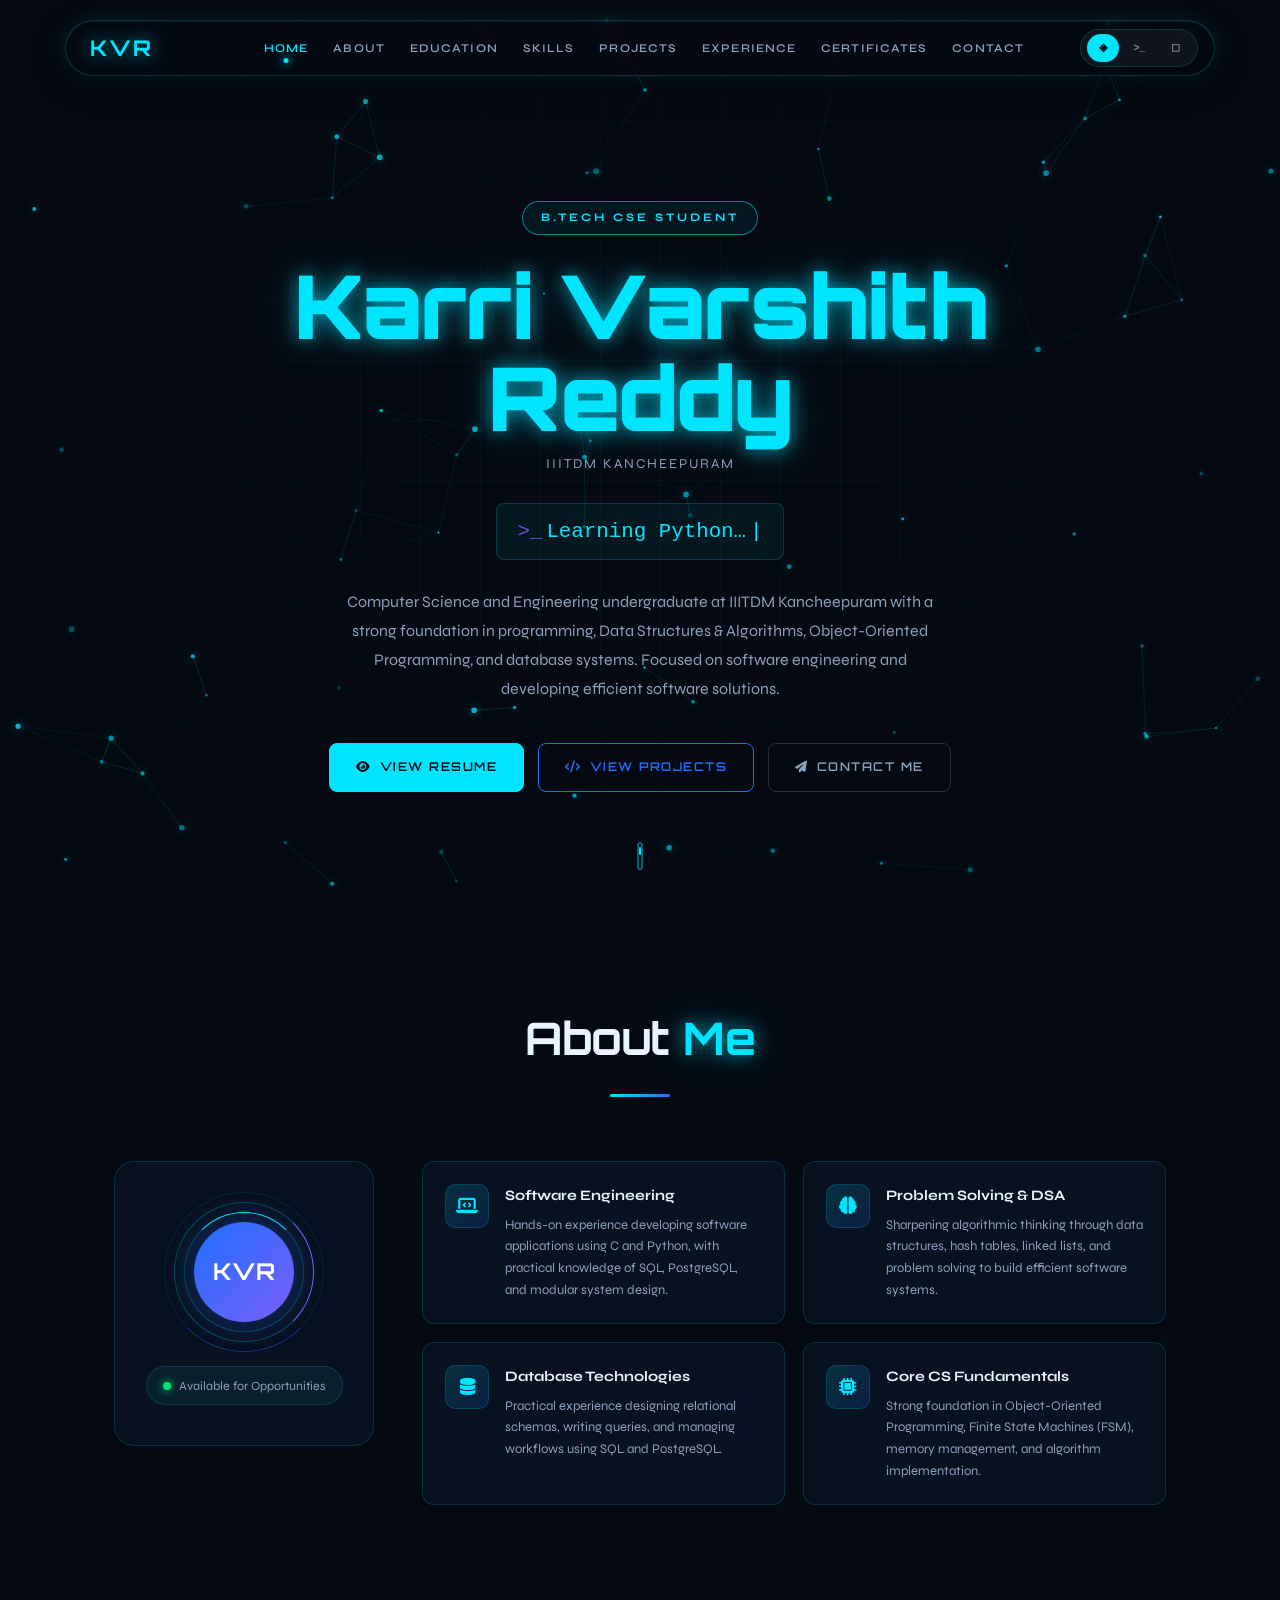
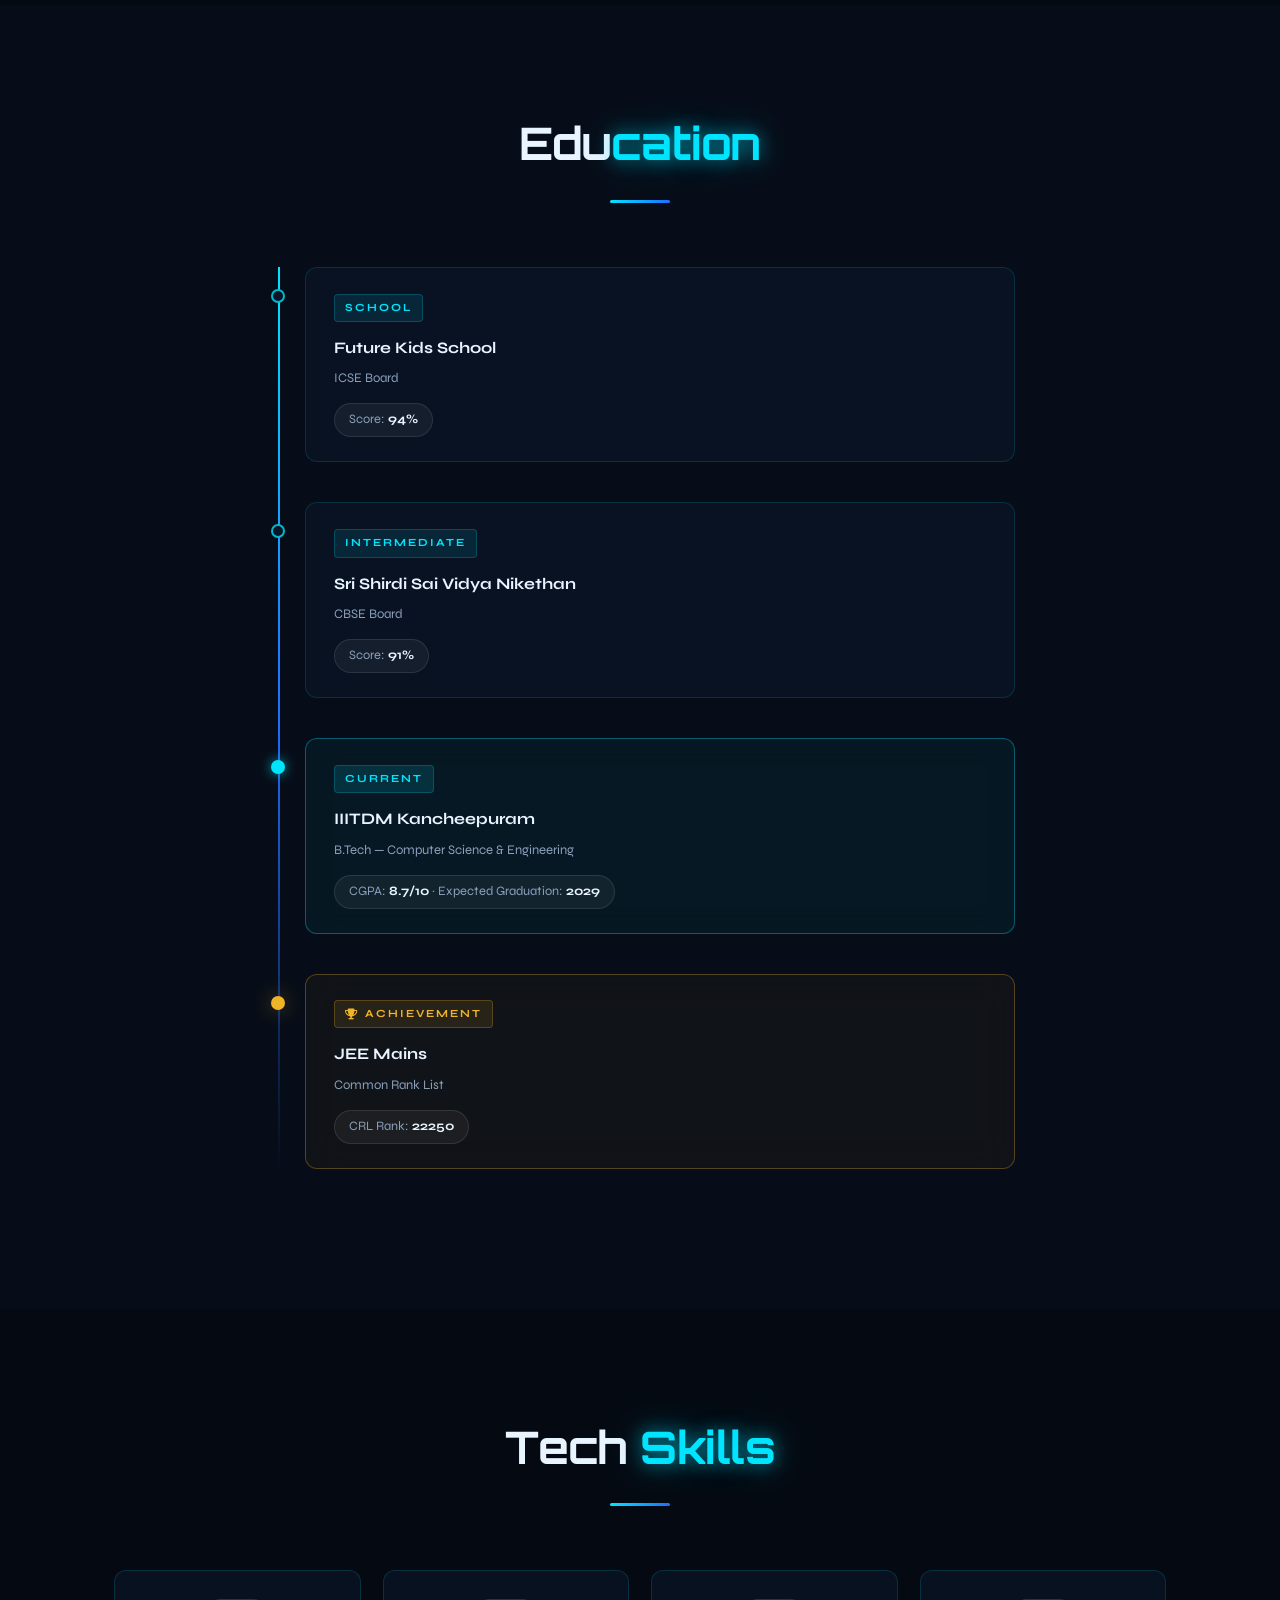
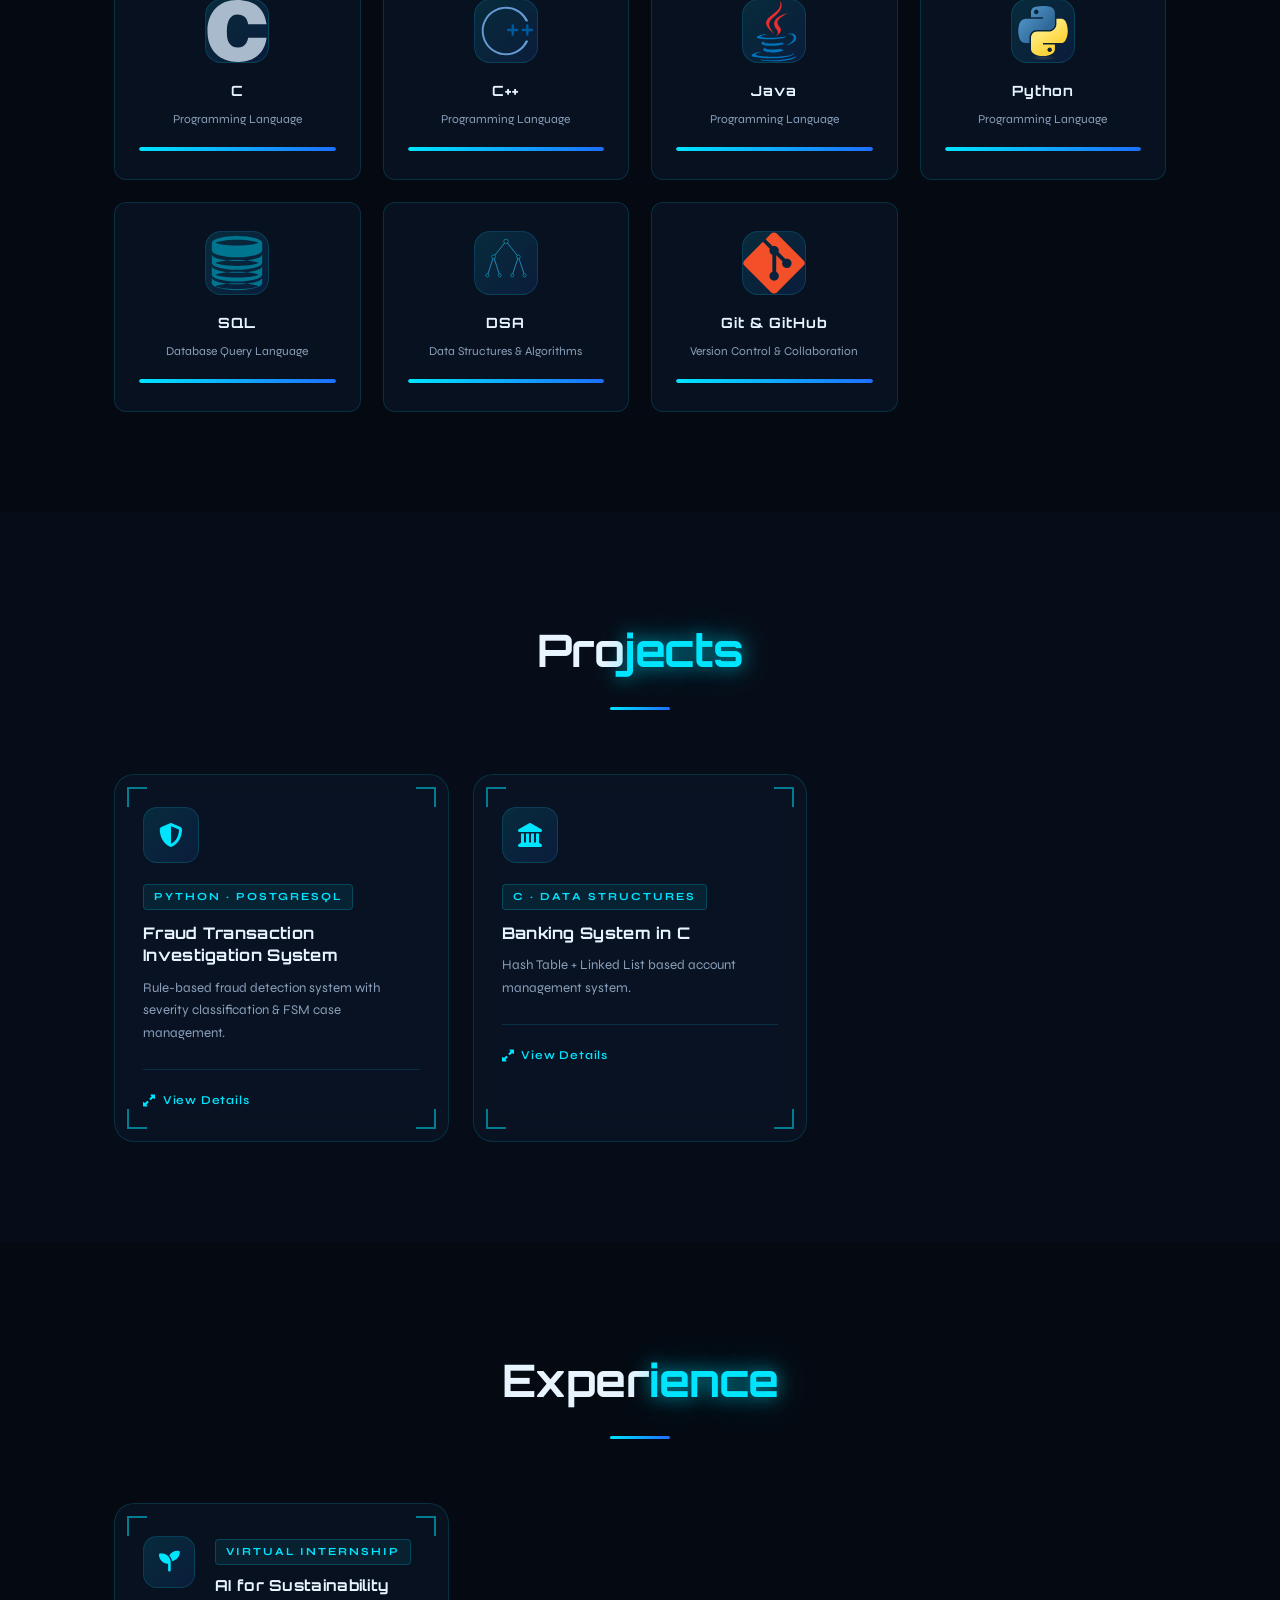
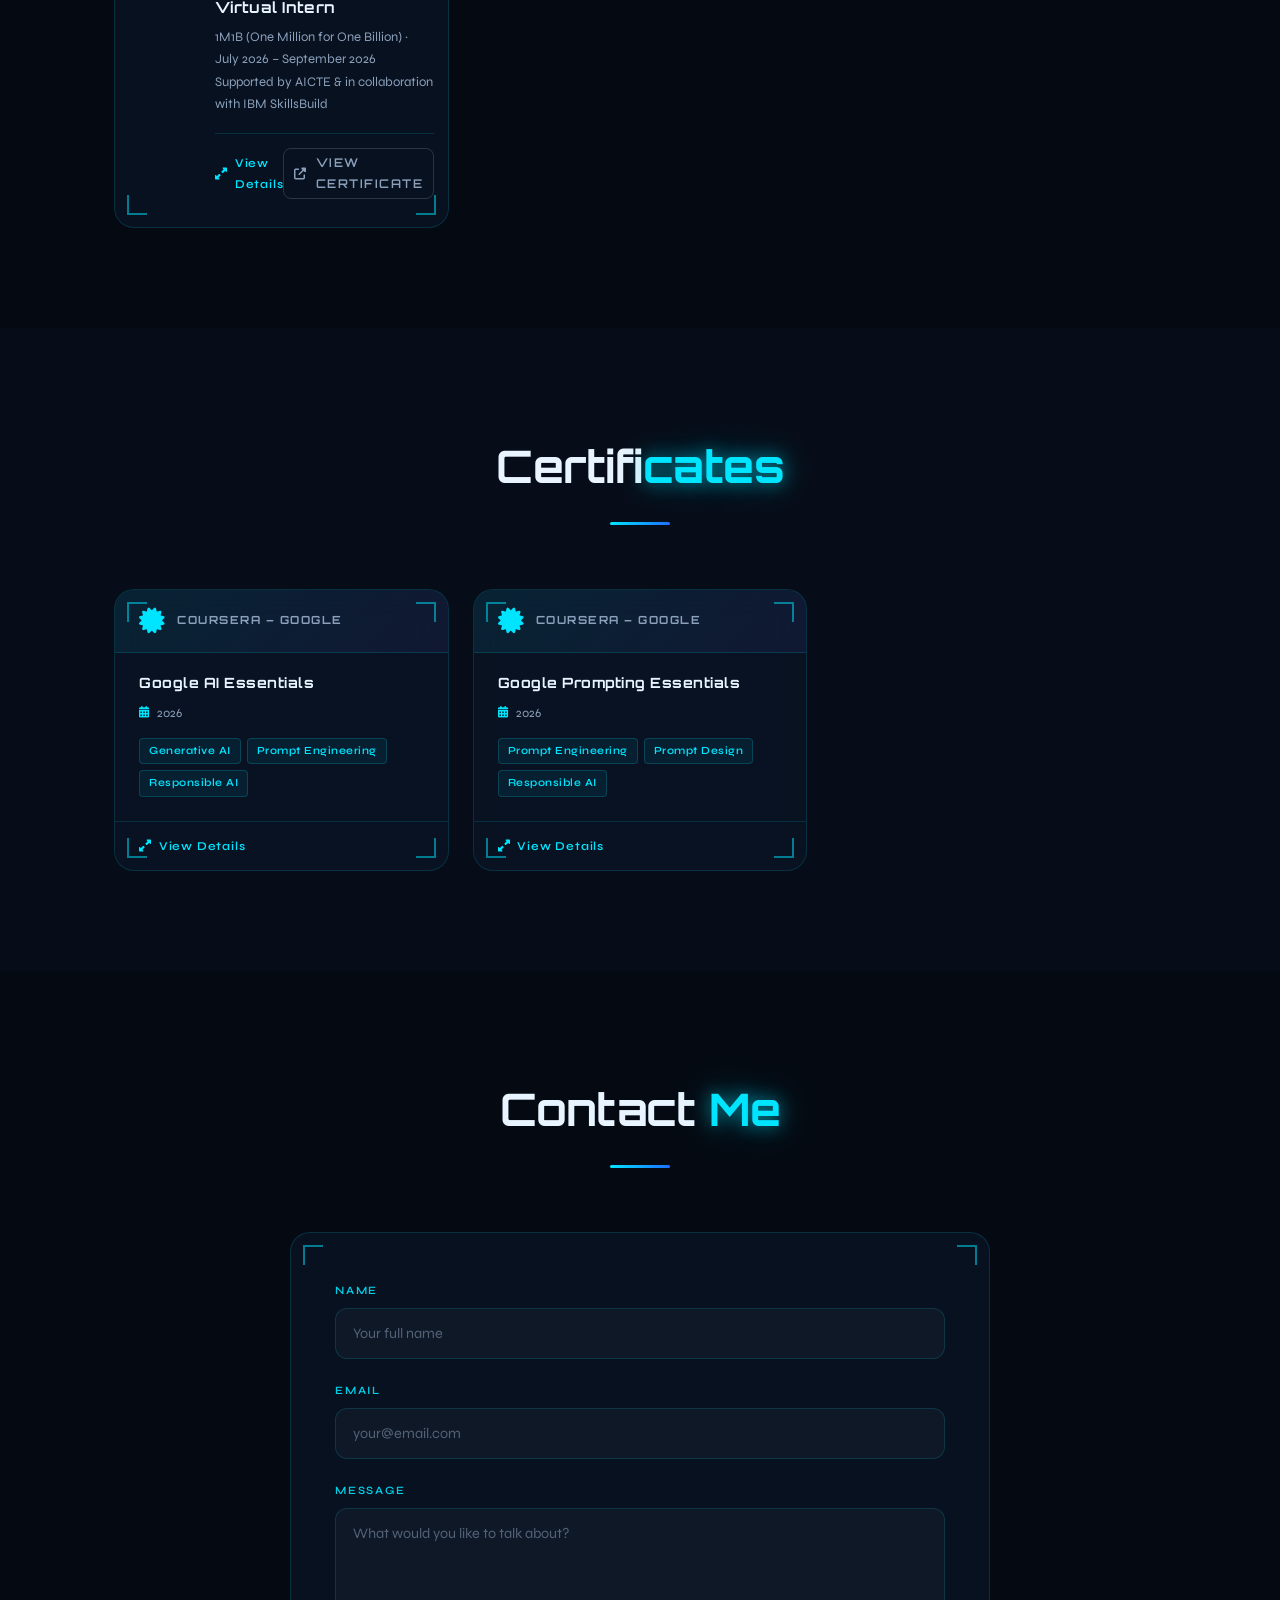
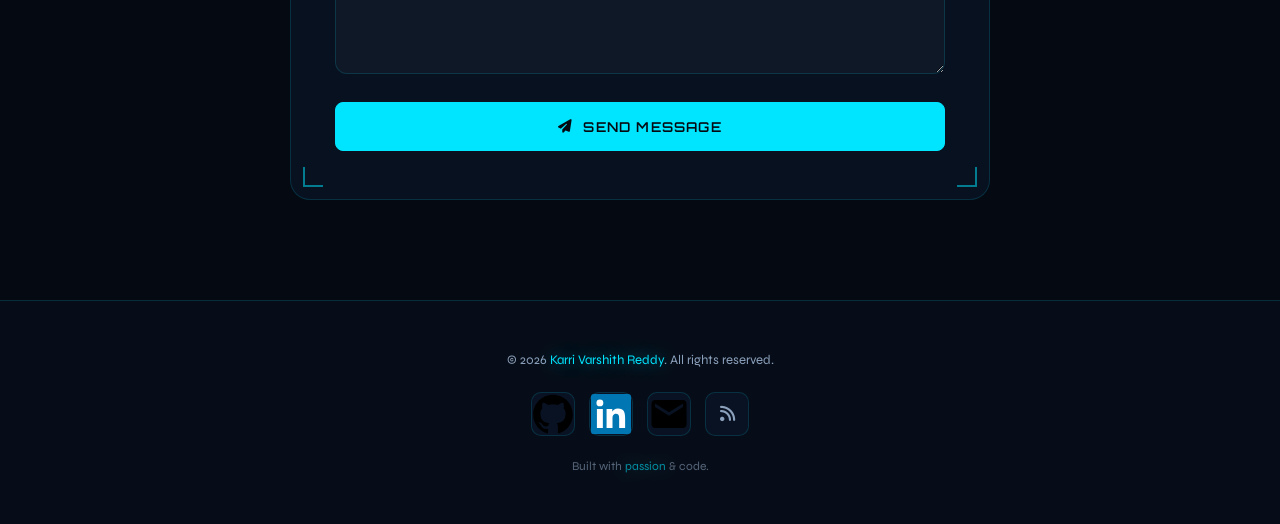
<file: index.html>
<!DOCTYPE html>
<html lang="en">
<head>
  <meta charset="UTF-8" />
  <meta name="viewport" content="width=device-width, initial-scale=1.0" />
  <title>Karri Varshith Reddy | Portfolio</title>
  <link rel="stylesheet" href="style.css" />
  <link rel="stylesheet" href="terminal.css" />
  <!-- Google Fonts: Orbitron + Syne (default) · JetBrains Mono (console) · Inter (clean) -->
  <link href="https://fonts.googleapis.com/css2?family=Orbitron:wght@400;600;700;900&family=Syne:wght@400;500;600;700&family=JetBrains+Mono:wght@400;500;600;700&family=Inter:wght@300;400;500;600;700;800&display=swap" rel="stylesheet" />
  <!-- Font Awesome for icons -->
  <link rel="stylesheet" href="https://cdnjs.cloudflare.com/ajax/libs/font-awesome/6.5.0/css/all.min.css" />
</head>
<body>
 
  <!-- ============================================================
       NAVIGATION BAR
  ============================================================ -->
  <nav id="navbar">
    <div class="nav-inner">
      <a href="#home" class="nav-logo"><span class="glow-text">KVR</span></a>
      <ul class="nav-links" id="navLinks">
        <li><a href="#home">Home</a></li>
        <li><a href="#about">About</a></li>
        <li><a href="#education">Education</a></li>
        <li><a href="#skills">Skills</a></li>
        <li><a href="#projects">Projects</a></li>
        <li><a href="#experience">Experience</a></li>
        <li><a href="#certificates">Certificates</a></li>
        <li><a href="#contact">Contact</a></li>
      </ul>
      <!-- Theme Switcher & Actions -->
      <div class="nav-actions">
        <div class="theme-switcher" id="themeSwitcher" role="group" aria-label="Theme switcher">
          <button class="theme-btn active" data-theme="default" title="Default — Neon Dark" aria-label="Default theme">
            <span class="theme-icon">◈</span>
          </button>
          <button class="theme-btn" data-theme="console" title="Dev Console — Code Editor" aria-label="Dev Console theme">
            <span class="theme-icon">&gt;_</span>
          </button>
          <button class="theme-btn" data-theme="clean" title="Clean — Apple Minimalist Light" aria-label="Apple Minimalist Light theme">
            <span class="theme-icon">◻</span>
          </button>
        </div>

        <button class="hamburger" id="hamburger" aria-label="Toggle menu">
          <span></span><span></span><span></span>
        </button>
      </div>
    </div>
  </nav>
 
  <!-- ============================================================
       HERO SECTION
  ============================================================ -->
  <section id="home" class="hero">
    <!-- Particle canvas background -->
    <canvas id="particleCanvas"></canvas>
 
    <div class="hero-content fade-in">
      <div class="hero-badge">B.Tech CSE Student</div>
      <h1 class="hero-name"><span class="glow-text">Karri Varshith Reddy</span></h1>
      <p class="hero-university">IIITDM Kancheepuram</p>
 
      <!-- Typing animation -->
      <div class="typing-wrapper">
        <span class="typing-prefix">&gt;_ </span>
        <span id="typingText" class="typing-text"></span>
        <span class="cursor">|</span>
      </div>
 
      <p class="hero-desc">
        Computer Science and Engineering undergraduate at IIITDM Kancheepuram with a strong foundation in programming,
        Data Structures &amp; Algorithms, Object-Oriented Programming, and database systems. Focused on software engineering
        and developing efficient software solutions.
      </p>
 
      <div class="hero-buttons">
        <!-- resume.pdf must be in the same folder as index.html -->
        <a href="resume.pdf" target="_blank" rel="noopener noreferrer" class="btn btn-primary" id="resumeBtn">
          <i class="fas fa-eye"></i> View Resume
        </a>
        <a href="#projects" class="btn btn-secondary">
          <i class="fas fa-code"></i> View Projects
        </a>
        <a href="#contact" class="btn btn-ghost">
          <i class="fas fa-paper-plane"></i> Contact Me
        </a>
      </div>
    </div>
 
    <!-- Decorative grid lines -->
    <div class="hero-grid"></div>
    <!-- Scroll indicator -->
    <div class="scroll-indicator">
      <div class="scroll-dot"></div>
    </div>
  </section>
 
  <!-- ============================================================
       ABOUT SECTION
  ============================================================ -->
  <section id="about" class="section">
    <div class="container">
      <div class="section-header reveal">
        <h2 class="section-title">About <span class="glow-text">Me</span></h2>
        <div class="section-line"></div>
      </div>
 
      <div class="about-grid">
        <!-- Avatar card -->
        <div class="about-avatar-card reveal">
          <div class="avatar-ring">
            <div class="avatar-inner">
              <span class="avatar-initials">KVR</span>
            </div>
            <div class="ring ring-1"></div>
            <div class="ring ring-2"></div>
            <div class="ring ring-3"></div>
          </div>
          <div class="status-badge">
            <span class="status-dot"></span> Available for Opportunities
          </div>
        </div>
 
        <!-- Info cards -->
        <div class="about-info">
          <div class="info-card reveal">
            <div class="info-icon"><i class="fas fa-laptop-code"></i></div>
            <div>
              <h3>Software Engineering</h3>
              <p>Hands-on experience developing software applications using C and Python, with practical knowledge of SQL, PostgreSQL, and modular system design.</p>
            </div>
          </div>
          <div class="info-card reveal">
            <div class="info-icon"><i class="fas fa-brain"></i></div>
            <div>
              <h3>Problem Solving &amp; DSA</h3>
              <p>Sharpening algorithmic thinking through data structures, hash tables, linked lists, and problem solving to build efficient software systems.</p>
            </div>
          </div>
          <div class="info-card reveal">
            <div class="info-icon"><i class="fas fa-database"></i></div>
            <div>
              <h3>Database Technologies</h3>
              <p>Practical experience designing relational schemas, writing queries, and managing workflows using SQL and PostgreSQL.</p>
            </div>
          </div>
          <div class="info-card reveal">
            <div class="info-icon"><i class="fas fa-microchip"></i></div>
            <div>
              <h3>Core CS Fundamentals</h3>
              <p>Strong foundation in Object-Oriented Programming, Finite State Machines (FSM), memory management, and algorithm implementation.</p>
            </div>
          </div>
        </div>
      </div>
    </div>
  </section>
 
  <!-- ============================================================
       EDUCATION SECTION
  ============================================================ -->
  <section id="education" class="section section-alt">
    <div class="container">
      <div class="section-header reveal">
        <h2 class="section-title">Edu<span class="glow-text">cation</span></h2>
        <div class="section-line"></div>
      </div>
 
      <div class="timeline">
 
        <!-- School -->
        <div class="timeline-item reveal">
          <div class="timeline-dot"></div>
          <div class="timeline-card">
            <div class="timeline-badge">School</div>
            <h3>Future Kids School</h3>
            <p class="timeline-sub">ICSE Board</p>
            <div class="score-pill">Score: <strong>94%</strong></div>
          </div>
        </div>
 
        <!-- Intermediate -->
        <div class="timeline-item reveal">
          <div class="timeline-dot"></div>
          <div class="timeline-card">
            <div class="timeline-badge">Intermediate</div>
            <h3>Sri Shirdi Sai Vidya Nikethan</h3>
            <p class="timeline-sub">CBSE Board</p>
            <div class="score-pill">Score: <strong>91%</strong></div>
          </div>
        </div>
 
        <!-- University -->
        <div class="timeline-item reveal">
          <div class="timeline-dot timeline-dot-active"></div>
          <div class="timeline-card timeline-card-active">
            <div class="timeline-badge badge-active">Current</div>
            <h3>IIITDM Kancheepuram</h3>
            <p class="timeline-sub">B.Tech — Computer Science &amp; Engineering</p>
            <div class="score-pill">CGPA: <strong>8.7/10</strong> &middot; Expected Graduation: <strong>2029</strong></div>
          </div>
        </div>
 
        <!-- Achievement -->
        <div class="timeline-item reveal">
          <div class="timeline-dot timeline-dot-gold"></div>
          <div class="timeline-card timeline-card-gold">
            <div class="timeline-badge badge-gold"><i class="fas fa-trophy"></i> Achievement</div>
            <h3>JEE Mains</h3>
            <p class="timeline-sub">Common Rank List</p>
            <div class="score-pill">CRL Rank: <strong>22250</strong></div>
          </div>
        </div>
 
      </div>
    </div>
  </section>
 
  <!-- ============================================================
       SKILLS SECTION
  ============================================================ -->
  <section id="skills" class="section">
    <div class="container">
      <div class="section-header reveal">
        <h2 class="section-title">Tech <span class="glow-text">Skills</span></h2>
        <div class="section-line"></div>
      </div>
 
      <div class="skills-grid">
        <!-- C -->
        <div class="skill-card reveal">
          <div class="skill-icon-wrap">
            <img src="image/clogo.svg" alt="C" class="skill-svg" />
          </div>
          <h3>C</h3>
          <p>Programming Language</p>  
          <div class="skill-bar"><div class="skill-fill" data-width="100"></div></div>
        </div>
        <!-- C++ -->
        <div class="skill-card reveal">
          <div class="skill-icon-wrap">
            <img src="image/cpplogo.svg" alt="C++" class="skill-svg" />
          </div>
          <h3>C++</h3>
          <p>Programming Language</p>  
          <div class="skill-bar"><div class="skill-fill" data-width="100"></div></div>
        </div>
        <!-- Java -->
        <div class="skill-card reveal">
          <div class="skill-icon-wrap">
            <img src="image/javalogo.svg" alt="Java" class="skill-svg" />
          </div>
          <h3>Java</h3>
          <p>Programming Language</p>  
          <div class="skill-bar"><div class="skill-fill" data-width="100"></div></div>
        </div>
        <!-- Python -->
        <div class="skill-card reveal">
          <div class="skill-icon-wrap">
            <img src="image/pythonlogo.svg" alt="Python" class="skill-svg" />
          </div>
          <h3>Python</h3>
          <p>Programming Language</p>
          <div class="skill-bar"><div class="skill-fill" data-width="100"></div></div>
        </div>
        <!-- SQL -->
        <div class="skill-card reveal">
          <div class="skill-icon-wrap">
            <img src="image/sqllogo.svg" alt="SQL" class="skill-svg" />
          </div>
          <h3>SQL</h3>
          <p>Database Query Language</p>
          <div class="skill-bar"><div class="skill-fill" data-width="100"></div></div>
        </div>
        <!-- DSA -->
        <div class="skill-card reveal">
          <div class="skill-icon-wrap">
            <img src="image/dsalogo.svg" alt="DSA" class="skill-svg" />
          </div>
          <h3>DSA</h3>
          <p>Data Structures &amp; Algorithms</p>
          <div class="skill-bar"><div class="skill-fill" data-width="100"></div></div>
        </div>
        <!-- Git & GitHub -->
        <div class="skill-card reveal">
          <div class="skill-icon-wrap">
            <img src="image/gitlogo.svg" alt="Git" class="skill-svg" />
          </div>
          <h3>Git &amp; GitHub</h3>
          <p>Version Control &amp; Collaboration</p>
          <div class="skill-bar"><div class="skill-fill" data-width="100"></div></div>
        </div>
      </div>
    </div>
  </section>
 
  <!-- ============================================================
       PROJECTS SECTION
  ============================================================ -->
  <section id="projects" class="section section-alt">
    <div class="container">
      <div class="section-header reveal">
        <h2 class="section-title">Pro<span class="glow-text">jects</span></h2>
        <div class="section-line"></div>
      </div>
 
      <!-- Projects grid -->
      <div class="proj-grid">
 
        <!-- PROJECT: Fraud Transaction Investigation System -->
        <div class="proj-card reveal" data-project="fraud">
          <div class="proj-card-inner">
            <div class="proj-icon-wrap">
              <i class="fas fa-shield-alt"></i>
            </div>
            <div class="proj-lang-badge">Python &middot; PostgreSQL</div>
            <h3 class="proj-title">Fraud Transaction Investigation System</h3>
            <p class="proj-short">Rule-based fraud detection system with severity classification &amp; FSM case management.</p>
            <div class="proj-footer">
              <span class="proj-click-hint"><i class="fas fa-expand-alt"></i> View Details</span>
            </div>
          </div>
          <!-- Corner brackets -->
          <div class="corner tl"></div>
          <div class="corner tr"></div>
          <div class="corner bl"></div>
          <div class="corner br"></div>
        </div>

        <!-- PROJECT: Banking System in C -->
        <div class="proj-card reveal" data-project="banking">
          <div class="proj-card-inner">
            <div class="proj-icon-wrap">
              <i class="fas fa-landmark"></i>
            </div>
            <div class="proj-lang-badge">C &middot; Data Structures</div>
            <h3 class="proj-title">Banking System in C</h3>
            <p class="proj-short">Hash Table + Linked List based account management system.</p>
            <div class="proj-footer">
              <span class="proj-click-hint"><i class="fas fa-expand-alt"></i> View Details</span>
            </div>
          </div>
          <!-- Corner brackets -->
          <div class="corner tl"></div>
          <div class="corner tr"></div>
          <div class="corner bl"></div>
          <div class="corner br"></div>
        </div>
 
      </div>
    </div>
  </section>
 
  <!-- ============================================================
       PROJECT MODAL — Fraud Transaction Investigation System
  ============================================================ -->
  <div id="modal-fraud" class="proj-modal" role="dialog" aria-modal="true" aria-label="Fraud Transaction Investigation System — Project Details">
    <div class="proj-modal-overlay"></div>
    <div class="proj-modal-box">
 
      <!-- Close button -->
      <button class="proj-modal-close" aria-label="Close modal"><i class="fas fa-times"></i></button>
 
      <!-- Header -->
      <div class="proj-modal-header">
        <div class="proj-modal-icon"><i class="fas fa-shield-alt"></i></div>
        <div>
          <div class="proj-lang-badge">Python &middot; PostgreSQL</div>
          <h2>Fraud Transaction Investigation System</h2>
        </div>
      </div>
 
      <!-- Description -->
      <p class="proj-modal-desc">
        A fraud detection and investigation system to identify suspicious banking transactions and manage investigation workflows.
      </p>
 
      <!-- Three columns: Features · Technologies · Learning -->
      <div class="proj-modal-cols">
 
        <div class="proj-modal-col">
          <h4><i class="fas fa-list-check"></i> Features</h4>
          <ul>
            <li>Detects suspicious banking transactions</li>
            <li>5 rule-based fraud detection algorithms</li>
            <li>Suspicious transaction pattern matching</li>
            <li>Severity classification and alert generation</li>
            <li>Finite State Machine (FSM) case lifecycle</li>
            <li>Investigation workflow state transitions</li>
          </ul>
        </div>
 
        <div class="proj-modal-col">
          <h4><i class="fas fa-microchip"></i> Technologies</h4>
          <ul>
            <li>Python</li>
            <li>PostgreSQL</li>
            <li>Relational Database Modeling</li>
            <li>Finite State Machine (FSM)</li>
            <li>Rule-based detection algorithms</li>
          </ul>
        </div>
 
        <div class="proj-modal-col">
          <h4><i class="fas fa-graduation-cap"></i> Learning Outcomes</h4>
          <ul>
            <li>Workflow orchestration using state machines</li>
            <li>Financial fraud detection rule design</li>
            <li>Relational database indexing and queries</li>
          </ul>
        </div>
 
      </div>
 
      <!-- GitHub link -->
      <div class="proj-modal-actions">
        <a href="https://github.com/varshithreddy1109/Fraud-Transaction-Investigation-System"
           target="_blank" rel="noopener noreferrer"
           class="btn btn-primary">
          <i class="fab fa-github"></i> View on GitHub
        </a>
      </div>
 
    </div>
  </div>

  <!-- ============================================================
       PROJECT MODAL — Banking System in C
  ============================================================ -->
  <div id="modal-banking" class="proj-modal" role="dialog" aria-modal="true" aria-label="Banking System in C — Project Details">
    <div class="proj-modal-overlay"></div>
    <div class="proj-modal-box">
 
      <!-- Close button -->
      <button class="proj-modal-close" aria-label="Close modal"><i class="fas fa-times"></i></button>
 
      <!-- Header -->
      <div class="proj-modal-header">
        <div class="proj-modal-icon"><i class="fas fa-landmark"></i></div>
        <div>
          <div class="proj-lang-badge">C &middot; Data Structures</div>
          <h2>Banking System in C</h2>
        </div>
      </div>
 
      <!-- Description -->
      <p class="proj-modal-desc">
        A Banking System project implemented in C using Hash Table with Linked List chaining for efficient account management.
      </p>
 
      <!-- Three columns: Features · Technologies · Learning -->
      <div class="proj-modal-cols">
 
        <div class="proj-modal-col">
          <h4><i class="fas fa-list-check"></i> Features</h4>
          <ul>
            <li>Create new bank account</li>
            <li>Login with account number and PIN</li>
            <li>PIN reset using DOB verification</li>
            <li>Deposit money</li>
            <li>Withdraw money with balance check</li>
            <li>View account balance</li>
            <li>Hash table-based account storage</li>
            <li>Collision handling using linked list</li>
          </ul>
        </div>
 
        <div class="proj-modal-col">
          <h4><i class="fas fa-microchip"></i> Technologies</h4>
          <ul>
            <li>C Programming</li>
            <li>Data Structures (Hash Table, Linked List)</li>
            <li>Dynamic Memory Allocation (malloc / free)</li>
          </ul>
        </div>
 
        <div class="proj-modal-col">
          <h4><i class="fas fa-graduation-cap"></i> Learning Outcomes</h4>
          <ul>
            <li>Understanding hashing and collision handling</li>
            <li>Practical implementation of linked lists</li>
            <li>Basic system design in C</li>
          </ul>
        </div>
 
      </div>
 
      <!-- GitHub link -->
      <div class="proj-modal-actions">
        <a href="https://github.com/varshithreddy1109/banking-system-project-c"
           target="_blank" rel="noopener noreferrer"
           class="btn btn-primary">
          <i class="fab fa-github"></i> View on GitHub
        </a>
      </div>
 
    </div>
  </div>
 
  <!-- ============================================================
       EXPERIENCE SECTION
  ============================================================ -->
  <section id="experience" class="section">
    <div class="container">
      <div class="section-header reveal">
        <h2 class="section-title">Exper<span class="glow-text">ience</span></h2>
        <div class="section-line"></div>
      </div>

      <!-- Experience grid -->
      <div class="exp-grid">

        <!-- INTERNSHIP CARD: 1M1B AI for Sustainability -->
        <div class="exp-modal-card reveal" data-exp="1m1b">
          <div class="exp-card-inner">
            <div class="exp-card-icon">
              <i class="fas fa-seedling"></i>
            </div>
            <div class="exp-card-meta">
              <span class="exp-type-badge">Virtual Internship</span>
              <h3 class="exp-card-title">AI for Sustainability Virtual Intern</h3>
              <p class="exp-card-short">
                1M1B (One Million for One Billion) &middot; July 2026 – September 2026<br />
                Supported by AICTE &amp; in collaboration with IBM SkillsBuild
              </p>
              <div class="exp-card-footer" style="display:flex; justify-content:space-between; align-items:center;">
                <span class="exp-click-hint"><i class="fas fa-expand-alt"></i> View Details</span>
                <a href="1m1b-internship-certificate.pdf" target="_blank" rel="noopener noreferrer" class="btn btn-ghost" style="padding:4px 10px; font-size:0.75rem;" onclick="event.stopPropagation();">
                  <i class="fas fa-external-link-alt"></i> View Certificate
                </a>
              </div>
            </div>
          </div>
          <!-- Corner brackets -->
          <div class="corner tl"></div>
          <div class="corner tr"></div>
          <div class="corner bl"></div>
          <div class="corner br"></div>
        </div>

      </div>

    </div>
  </section>

  <!-- ============================================================
       EXPERIENCE MODAL — 1M1B AI for Sustainability
  ============================================================ -->
  <div id="expmodal-1m1b" class="exp-modal" role="dialog" aria-modal="true" aria-label="1M1B AI for Sustainability Virtual Internship — Details">
    <div class="exp-modal-overlay"></div>
    <div class="exp-modal-box">

      <button class="exp-modal-close" aria-label="Close modal"><i class="fas fa-times"></i></button>

      <div class="exp-modal-header">
        <div class="exp-modal-icon"><i class="fas fa-seedling"></i></div>
        <div>
          <span class="exp-type-badge">Virtual Internship</span>
          <h2>AI for Sustainability Virtual Intern</h2>
        </div>
      </div>

      <div class="exp-modal-meta">
        <div class="exp-modal-meta-item">
          <i class="fas fa-building"></i> 1M1B (One Million for One Billion)
        </div>
        <div class="exp-modal-meta-item">
          <i class="fas fa-calendar-alt"></i> July 2026 – September 2026
        </div>
        <div class="exp-modal-meta-item">
          <i class="fas fa-university"></i> IIITDM Kancheepuram
        </div>
        <div class="exp-modal-meta-item">
          <i class="fas fa-award"></i> Supported by AICTE &amp; IBM SkillsBuild
        </div>
      </div>

      <div class="exp-modal-desc">
        <p>
          Successfully completed the AI for Sustainability Virtual Internship organized by 1M1B (One Million for One Billion), supported by AICTE in collaboration with IBM SkillsBuild.
        </p>
        <p style="margin-top: 10px;">
          Gained practical exposure to AI, responsible AI usage, and sustainability concepts aligned with the United Nations Sustainable Development Goals (SDGs). Explored Agentic AI and Retrieval-Augmented Generation (RAG) systems for solving real-world problems.
        </p>
      </div>

      <div class="exp-modal-skills">
        <h4><i class="fas fa-code"></i> Focus Areas &amp; Key Concepts</h4>
        <div class="exp-skill-tags">
          <span>Agentic AI</span>
          <span>Retrieval-Augmented Generation (RAG)</span>
          <span>Responsible AI</span>
          <span>UN SDGs</span>
          <span>Sustainability</span>
        </div>
      </div>

      <div class="exp-modal-actions">
        <a href="1m1b-internship-certificate.pdf"
           target="_blank" rel="noopener noreferrer"
           class="btn btn-primary">
          <i class="fas fa-external-link-alt"></i> View Certificate
        </a>
      </div>

    </div>
  </div>

  <!-- ============================================================
       CERTIFICATES SECTION
  ============================================================ -->
  <section id="certificates" class="section section-alt">
    <div class="container">
      <div class="section-header reveal">
        <h2 class="section-title">Certifi<span class="glow-text">cates</span></h2>
        <div class="section-line"></div>
      </div>

      <!-- Certificates grid -->
      <div class="certs-modal-grid">

        <!-- CERTIFICATE CARD: Google AI Essentials -->
        <div class="cert-modal-card reveal" data-cert="google-ai">
          <div class="cert-card-ribbon">
            <i class="fas fa-certificate"></i>
            <span class="cert-issuer-name">Coursera – Google</span>
          </div>
          <div class="cert-card-body">
            <h4>Google AI Essentials</h4>
            <p class="cert-card-date"><i class="fas fa-calendar-alt"></i> 2026</p>
            <div class="cert-card-skills">
              <span>Generative AI</span>
              <span>Prompt Engineering</span>
              <span>Responsible AI</span>
            </div>
          </div>
          <div class="cert-card-footer">
            <span class="cert-click-hint"><i class="fas fa-expand-alt"></i> View Details</span>
          </div>
          <div class="corner tl"></div>
          <div class="corner tr"></div>
          <div class="corner bl"></div>
          <div class="corner br"></div>
        </div>

        <!-- CERTIFICATE CARD: Google Prompting Essentials -->
        <div class="cert-modal-card reveal" data-cert="google-prompting">
          <div class="cert-card-ribbon">
            <i class="fas fa-certificate"></i>
            <span class="cert-issuer-name">Coursera – Google</span>
          </div>
          <div class="cert-card-body">
            <h4>Google Prompting Essentials</h4>
            <p class="cert-card-date"><i class="fas fa-calendar-alt"></i> 2026</p>
            <div class="cert-card-skills">
              <span>Prompt Engineering</span>
              <span>Prompt Design</span>
              <span>Responsible AI</span>
            </div>
          </div>
          <div class="cert-card-footer">
            <span class="cert-click-hint"><i class="fas fa-expand-alt"></i> View Details</span>
          </div>
          <div class="corner tl"></div>
          <div class="corner tr"></div>
          <div class="corner bl"></div>
          <div class="corner br"></div>
        </div>

      </div>
    </div>
  </section>

  <!-- ============================================================
       CERTIFICATE MODALS
  ============================================================ -->

  <!-- CERTIFICATE MODAL: Google AI Essentials -->
  <div id="certmodal-google-ai" class="cert-modal" role="dialog" aria-modal="true" aria-label="Google AI Essentials — Certificate Details">
    <div class="cert-modal-overlay"></div>
    <div class="cert-modal-box">

      <button class="cert-modal-close" aria-label="Close modal"><i class="fas fa-times"></i></button>

      <div class="cert-modal-header">
        <div class="cert-modal-icon"><i class="fas fa-robot"></i></div>
        <div>
          <h2>Google AI Essentials</h2>
          <div class="cert-modal-info-row">
            <span class="cert-modal-info-item">
              <i class="fas fa-university"></i> Coursera – Google
            </span>
            <span class="cert-modal-info-item">
              <i class="fas fa-calendar-alt"></i> 2026
            </span>
          </div>
        </div>
      </div>

      <div class="cert-modal-section">
        <h4><i class="fas fa-code"></i> Skills Covered</h4>
        <div class="cert-modal-skills-wrap">
          <span>Artificial Intelligence</span>
          <span>Generative AI</span>
          <span>Prompt Engineering</span>
          <span>AI Productivity Tools</span>
          <span>Responsible AI Usage</span>
        </div>
      </div>

      <div class="cert-modal-section">
        <h4><i class="fas fa-file-alt"></i> About this Certificate</h4>
        <p>
          Completed a foundational course on Artificial Intelligence offered by Google through Coursera.
          Gained practical understanding of AI concepts, generative AI tools, prompt engineering techniques,
          responsible AI usage, and real-world applications of AI for productivity and problem-solving.
        </p>
      </div>

      <div class="cert-modal-actions">
        <a href="https://coursera.org/share/ce6bab0317080c19c5683e05c928095e"
           target="_blank" rel="noopener noreferrer"
           class="btn btn-primary">
          <i class="fas fa-external-link-alt"></i> View Certificate
        </a>
        <button class="btn btn-badge" id="certBadgeToggle-google-ai" onclick="toggleCredlyBadge('google-ai')">
          <i class="fas fa-shield-alt"></i> View Badge
        </button>
      </div>

      <!-- Credly badge embed (hidden until toggled) -->
      <div id="cert-badge-google-ai" class="cert-badge-embed" style="display:none; margin-top:24px; text-align:center;">
        <div data-iframe-width="150" data-iframe-height="270"
             data-share-badge-id="6904cd7f-b4b1-4bd6-bb10-653a9e990006"
             data-share-badge-host="https://www.credly.com"></div>
        <script type="text/javascript" async src="//cdn.credly.com/assets/utilities/embed.js"></script>
      </div>

    </div>
  </div>

  <!-- CERTIFICATE MODAL: Google Prompting Essentials -->
  <div id="certmodal-google-prompting" class="cert-modal" role="dialog" aria-modal="true" aria-label="Google Prompting Essentials — Certificate Details">
    <div class="cert-modal-overlay"></div>
    <div class="cert-modal-box">

      <button class="cert-modal-close" aria-label="Close modal"><i class="fas fa-times"></i></button>

      <div class="cert-modal-header">
        <div class="cert-modal-icon"><i class="fas fa-magic"></i></div>
        <div>
          <h2>Google Prompting Essentials</h2>
          <div class="cert-modal-info-row">
            <span class="cert-modal-info-item"><i class="fas fa-university"></i> Coursera – Google</span>
            <span class="cert-modal-info-item"><i class="fas fa-calendar-alt"></i> 2026</span>
          </div>
        </div>
      </div>

      <div class="cert-modal-section">
        <h4><i class="fas fa-code"></i> Skills Covered</h4>
        <div class="cert-modal-skills-wrap">
          <span>AI Agent Design</span>
          <span>Multimodal Prompting</span>
          <span>Prompt Chaining</span>
          <span>Prompt Design</span>
          <span>Prompt Evaluation &amp; Iteration</span>
          <span>Responsible AI</span>
        </div>
      </div>

      <div class="cert-modal-section">
        <h4><i class="fas fa-file-alt"></i> About this Certificate</h4>
        <p>
          Completed the Google Prompting Essentials Specialization offered by Google through Coursera.
          Gained practical understanding of prompt engineering techniques, designing effective prompts for
          different tasks, using AI for productivity, data analysis, presentations, and leveraging AI as
          a creative and expert partner for real-world applications.
        </p>
      </div>

      <div class="cert-modal-actions">
        <a href="https://coursera.org/share/0048147721c98651579770d5616f7af8"
           target="_blank" rel="noopener noreferrer"
           class="btn btn-primary">
          <i class="fas fa-external-link-alt"></i> View Certificate
        </a>
        <button class="btn btn-badge" id="certBadgeToggle-google-prompting" onclick="toggleCredlyBadge('google-prompting')">
          <i class="fas fa-shield-alt"></i> View Badge
        </button>
      </div>

      <div id="cert-badge-google-prompting" class="cert-badge-embed" style="display:none; margin-top:24px; text-align:center;">
        <div data-iframe-width="150" data-iframe-height="270"
             data-share-badge-id="fd3281ad-4f7c-4850-a791-595c473151ee"
             data-share-badge-host="https://www.credly.com"></div>
        <script type="text/javascript" async src="//cdn.credly.com/assets/utilities/embed.js"></script>
      </div>

    </div>
  </div>

  <!-- ============================================================
       CONTACT SECTION — Netlify Form
  ============================================================ -->
  <section id="contact" class="section">
    <div class="container">
      <div class="section-header reveal">
        <h2 class="section-title">Contact <span class="glow-text">Me</span></h2>
        <div class="section-line"></div>
      </div>

      <div class="contact-outer reveal">
        <div class="contact-card">
          <div class="corner tl"></div>
          <div class="corner tr"></div>
          <div class="corner bl"></div>
          <div class="corner br"></div>

          <!-- Netlify Form -->
          <form
            id="contactForm"
            name="portfolio-contact"
            method="POST"
            action="/?success=true"
            netlify
            data-netlify="true"
            class="contact-form"
            novalidate
          >
            <!-- Required by Netlify for POST body identification -->
            <input type="hidden" name="form-name" value="portfolio-contact" />

            <div class="form-group">
              <label for="contact-name" class="form-label">Name</label>
              <input
                id="contact-name"
                type="text"
                name="name"
                placeholder="Your full name"
                class="form-input"
                required
                autocomplete="name"
              />
            </div>

            <div class="form-group">
              <label for="contact-email" class="form-label">Email</label>
              <input
                id="contact-email"
                type="email"
                name="email"
                placeholder="your@email.com"
                class="form-input"
                required
                autocomplete="email"
              />
            </div>

            <div class="form-group">
              <label for="contact-message" class="form-label">Message</label>
              <textarea
                id="contact-message"
                name="message"
                placeholder="What would you like to talk about?"
                class="form-input form-textarea"
                rows="6"
                required
              ></textarea>
            </div>

            <button type="submit" class="btn btn-primary btn-full form-submit">
              <i class="fas fa-paper-plane"></i> Send Message
            </button>
          </form>

          <!-- Success state -->
          <div class="form-success" id="formSuccess" aria-live="polite">
            <div class="form-success-icon">
              <i class="fas fa-check-circle"></i>
            </div>
            <h3>Message Sent!</h3>
            <p>Thanks for reaching out — I'll get back to you soon.</p>
          </div>

        </div>
      </div>

    </div>
  </section>
 
  <!-- ============================================================
       FOOTER
  ============================================================ -->
  <footer id="footer">
    <div class="footer-inner">
      <p class="footer-copy">&copy; 2026 <span class="glow-text">Karri Varshith Reddy</span>. All rights reserved.</p>
      <div class="footer-socials">
        <a href="https://github.com/varshithreddy1109" target="_blank" rel="noopener noreferrer" aria-label="GitHub" class="social-btn">
          <img src="image/githublogo.svg" alt="GitHub" class="social-svg social-svg--github" />
        </a>
        <a href="https://www.linkedin.com/in/karrivarshithreddy/" target="_blank" rel="noopener noreferrer" aria-label="LinkedIn" class="social-btn">
          <img src="image/linkedinlogo.svg" alt="LinkedIn" class="social-svg social-svg--linkedin" />
        </a>
        <a href="mailto:varshithreddy1206@gmail.com" aria-label="Email" class="social-btn">
          <img src="image/maillogo.svg" alt="Email" class="social-svg social-svg--email" />
        </a>
        <a href="https://varshithtechjournal.hashnode.dev/" target="_blank" rel="noopener noreferrer" aria-label="Blog" class="social-btn">
          <i class="fas fa-rss" style="font-size:1.1rem;"></i>
        </a>
      </div>
      <p class="footer-tagline">Built with <span class="glow-text">passion</span> &amp; code.</p>
    </div>
  </footer>
 
  <script src="script.js"></script>
  <script src="terminal.js"></script>

  <!-- Netlify form success detection -->
  <script>
    (function () {
      if (new URLSearchParams(window.location.search).get('success') === 'true') {
        var form    = document.getElementById('contactForm');
        var success = document.getElementById('formSuccess');
        if (form)    form.style.display    = 'none';
        if (success) success.style.display = 'flex';
        history.replaceState(null, '', window.location.pathname);
        var section = document.getElementById('contact');
        if (section) setTimeout(function () { section.scrollIntoView({ behavior: 'smooth' }); }, 100);
      }
    }());
  </script>
</body>
</html>
</file>
<file: style.css>
/* ============================================================
   ROOT VARIABLES & RESET
   ============================================================ */
:root {
  --bg-dark:       #050a12;
  --bg-alt:        #070d18;
  --surface:       rgba(10, 20, 38, 0.75);
  --surface-solid: #0a1426;
  --cyan:          #00e5ff;
  --cyan-dim:      #00b8cc;
  --blue:          #1e6fff;
  --purple:        #7b5ef8;
  --gold:          #f0b429;
  --text-primary:  #e8f4ff;
  --text-secondary:#8ba0bb;
  --border:        rgba(0, 229, 255, 0.15);
  --border-hover:  rgba(0, 229, 255, 0.5);
  --glow-cyan:     0 0 20px rgba(0, 229, 255, 0.35), 0 0 60px rgba(0, 229, 255, 0.12);
  --glow-blue:     0 0 20px rgba(30, 111, 255, 0.4), 0 0 60px rgba(30, 111, 255, 0.12);
  --glow-gold:     0 0 20px rgba(240, 180, 41, 0.4);
  --font-display:  'Orbitron', sans-serif;
  --font-body:     'Syne', sans-serif;
  --radius:        12px;
  --radius-lg:     20px;
  --transition:    all 0.3s cubic-bezier(0.4, 0, 0.2, 1);
}

*, *::before, *::after {
  margin: 0; padding: 0; box-sizing: border-box;
}

html { scroll-behavior: smooth; }

body {
  background: var(--bg-dark);
  color: var(--text-primary);
  font-family: var(--font-body);
  font-size: 16px;
  line-height: 1.7;
  overflow-x: hidden;
}

::selection { background: rgba(0,229,255,0.25); color: #fff; }

a { text-decoration: none; color: inherit; }
ul { list-style: none; }
img { max-width: 100%; }

/* ============================================================
   SCROLLBAR
   ============================================================ */
::-webkit-scrollbar { width: 6px; }
::-webkit-scrollbar-track { background: var(--bg-dark); }
::-webkit-scrollbar-thumb { background: var(--cyan-dim); border-radius: 3px; }

/* ============================================================
   UTILITY
   ============================================================ */
.container {
  max-width: 1100px;
  margin: 0 auto;
  padding: 0 24px;
}

.glow-text {
  color: var(--cyan);
  text-shadow: 0 0 18px rgba(0,229,255,0.6), 0 0 40px rgba(0,229,255,0.3);
}

/* ============================================================
   NAV — FLOATING PILL GLASSMORPHISM
   ============================================================ */
#navbar {
  position: fixed;
  top: 20px;
  left: 50%;
  transform: translateX(-50%);
  width: calc(100% - 40px);
  max-width: 1150px;
  z-index: 1000;
  border-radius: 50px;
  background: rgba(5, 10, 18, 0.75);
  backdrop-filter: blur(12px);
  -webkit-backdrop-filter: blur(12px);
  border: 1px solid rgba(0, 229, 255, 0.2);
  box-shadow: 0 8px 32px rgba(0, 0, 0, 0.45), 0 0 20px rgba(0, 229, 255, 0.12), inset 0 1px 0 rgba(255, 255, 255, 0.08);
  padding: 0;
  transition: all 0.35s cubic-bezier(0.4, 0, 0.2, 1);
}

#navbar.scrolled {
  background: rgba(5, 10, 18, 0.9);
  border-color: rgba(0, 229, 255, 0.35);
  box-shadow: 0 12px 36px rgba(0, 0, 0, 0.6), 0 0 24px rgba(0, 229, 255, 0.2), inset 0 1px 0 rgba(0, 229, 255, 0.2);
}

.nav-inner {
  display: grid;
  grid-template-columns: minmax(80px, 1fr) auto minmax(80px, 1fr);
  align-items: center;
  width: 100%;
  min-height: 54px;
  padding: 6px 16px 6px 24px;
  box-sizing: border-box;
}

.nav-logo {
  justify-self: start;
  display: inline-flex;
  align-items: center;
  font-family: var(--font-display);
  font-size: 1.35rem;
  font-weight: 700;
  color: var(--text-primary);
  letter-spacing: 2px;
  line-height: 1;
  text-decoration: none;
  transition: transform 0.25s ease, opacity 0.25s ease;
}

.nav-logo:hover {
  opacity: 0.9;
  transform: scale(1.03);
}

.nav-logo .glow-text {
  color: var(--cyan);
}

.nav-links {
  justify-self: center;
  display: flex;
  align-items: center;
  justify-content: center;
  gap: 3px;
  margin: 0;
  padding: 0;
  list-style: none;
}

.nav-links li {
  display: flex;
  align-items: center;
}

.nav-links a {
  position: relative;
  display: inline-flex;
  flex-direction: column;
  align-items: center;
  justify-content: center;
  font-size: 0.74rem;
  font-weight: 600;
  letter-spacing: 1.1px;
  text-transform: uppercase;
  color: var(--text-secondary);
  padding: 8px 11px;
  border-radius: 20px;
  transition: color 0.25s ease, background-color 0.25s ease;
  white-space: nowrap;
  text-decoration: none;
}

/* Active Dot Indicator */
.nav-links a::after {
  content: '';
  position: absolute;
  bottom: 3px;
  left: 50%;
  transform: translateX(-50%) scale(0);
  width: 5px;
  height: 5px;
  border-radius: 50%;
  background: var(--cyan);
  box-shadow: 0 0 8px var(--cyan), 0 0 14px rgba(0, 229, 255, 0.6);
  opacity: 0;
  transition: transform 0.25s cubic-bezier(0.4, 0, 0.2, 1), opacity 0.25s ease;
  pointer-events: none;
}

.nav-links a:hover {
  color: var(--cyan);
  background: rgba(0, 229, 255, 0.08);
}

.nav-links a.active {
  color: var(--cyan);
}

.nav-links a.active::after {
  opacity: 1;
  transform: translateX(-50%) scale(1);
}

.nav-links a.active:hover {
  color: var(--cyan);
  background: rgba(0, 229, 255, 0.12);
}

.nav-actions {
  justify-self: end;
  display: flex;
  align-items: center;
  gap: 10px;
}

/* Hamburger */
.hamburger {
  display: none;
  flex-direction: column;
  justify-content: center;
  gap: 5px;
  background: none;
  border: none;
  cursor: pointer;
  padding: 6px;
  border-radius: 8px;
  transition: var(--transition);
}

.hamburger span {
  display: block;
  width: 22px;
  height: 2px;
  background: var(--cyan);
  border-radius: 2px;
  transition: var(--transition);
}

.hamburger.active span:nth-child(1) { transform: translateY(7px) rotate(45deg); }
.hamburger.active span:nth-child(2) { opacity: 0; }
.hamburger.active span:nth-child(3) { transform: translateY(-7px) rotate(-45deg); }

/* ============================================================
   HERO
   ============================================================ */
.hero {
  position: relative;
  min-height: 100vh;
  display: flex;
  align-items: center;
  justify-content: center;
  text-align: center;
  overflow: hidden;
  padding: clamp(140px, 17vh, 180px) 24px 60px;
}

#particleCanvas {
  position: absolute;
  inset: 0;
  z-index: 0;
}

/* Animated grid overlay */
.hero-grid {
  position: absolute;
  inset: 0;
  background-image:
    linear-gradient(rgba(0,229,255,0.04) 1px, transparent 1px),
    linear-gradient(90deg, rgba(0,229,255,0.04) 1px, transparent 1px);
  background-size: 60px 60px;
  mask-image: radial-gradient(ellipse 80% 80% at 50% 50%, black 20%, transparent 80%);
  z-index: 0;
  animation: gridPulse 6s ease-in-out infinite alternate;
}

@keyframes gridPulse {
  from { opacity: 0.5; }
  to   { opacity: 1; }
}

.hero-content {
  position: relative;
  z-index: 1;
  max-width: 820px;
}

.hero-badge {
  display: inline-block;
  font-size: 0.72rem;
  font-weight: 700;
  letter-spacing: 3px;
  text-transform: uppercase;
  color: var(--cyan);
  border: 1px solid var(--border-hover);
  border-radius: 50px;
  padding: 6px 18px;
  margin-bottom: 24px;
  background: rgba(0,229,255,0.06);
  animation: badgePulse 3s ease-in-out infinite;
}

@keyframes badgePulse {
  0%,100% { box-shadow: 0 0 0 0 rgba(0,229,255,0.3); }
  50%      { box-shadow: 0 0 0 6px rgba(0,229,255,0); }
}

.hero-name {
  font-family: var(--font-display);
  font-size: clamp(2.8rem, 8vw, 5.5rem);
  font-weight: 900;
  line-height: 1.05;
  letter-spacing: -1px;
  margin-bottom: 8px;
  color: var(--text-primary);
}

.hero-university {
  font-size: 0.85rem;
  color: var(--text-secondary);
  letter-spacing: 2px;
  text-transform: uppercase;
  margin-bottom: 28px;
}

.typing-wrapper {
  display: inline-flex;
  align-items: center;
  gap: 4px;
  font-family: 'Courier New', monospace;
  font-size: clamp(1rem, 3vw, 1.3rem);
  color: var(--cyan);
  background: rgba(0,229,255,0.06);
  border: 1px solid rgba(0,229,255,0.18);
  border-radius: 8px;
  padding: 10px 20px;
  margin-bottom: 28px;
}

.typing-prefix { color: var(--purple); opacity: 0.8; }

.cursor {
  color: var(--cyan);
  animation: blink 0.9s step-end infinite;
  font-weight: 300;
}

@keyframes blink {
  0%,100% { opacity: 1; }
  50%      { opacity: 0; }
}

.hero-desc {
  color: var(--text-secondary);
  font-size: 1rem;
  max-width: 600px;
  margin: 0 auto 40px;
  line-height: 1.8;
}

.hero-buttons {
  display: flex;
  flex-wrap: wrap;
  gap: 14px;
  justify-content: center;
}

/* Scroll indicator */
.scroll-indicator {
  position: absolute;
  bottom: 30px;
  left: 50%;
  transform: translateX(-50%);
  z-index: 1;
  display: flex;
  flex-direction: column;
  align-items: center;
}

.scroll-dot {
  width: 6px; height: 28px;
  border: 2px solid rgba(0,229,255,0.4);
  border-radius: 4px;
  position: relative;
  overflow: hidden;
}
.scroll-dot::after {
  content: '';
  width: 2px; height: 8px;
  background: var(--cyan);
  border-radius: 2px;
  position: absolute;
  left: 50%;
  transform: translateX(-50%);
  top: 3px;
  animation: scrollAnim 1.8s ease infinite;
}
@keyframes scrollAnim {
  0%   { top: 3px; opacity: 1; }
  100% { top: 18px; opacity: 0; }
}

/* ============================================================
   BUTTONS
   ============================================================ */
.btn {
  display: inline-flex;
  align-items: center;
  gap: 8px;
  font-family: var(--font-display);
  font-size: 0.75rem;
  font-weight: 600;
  letter-spacing: 1.5px;
  text-transform: uppercase;
  padding: 13px 26px;
  border-radius: 8px;
  border: 1.5px solid transparent;
  cursor: pointer;
  transition: var(--transition);
}

.btn-primary {
  background: var(--cyan);
  color: var(--bg-dark);
  border-color: var(--cyan);
}
.btn-primary:hover {
  background: transparent;
  color: var(--cyan);
  box-shadow: var(--glow-cyan);
}

.btn-secondary {
  background: transparent;
  color: var(--blue);
  border-color: var(--blue);
}
.btn-secondary:hover {
  background: var(--blue);
  color: #fff;
  box-shadow: var(--glow-blue);
}

.btn-ghost {
  background: transparent;
  color: var(--text-secondary);
  border-color: rgba(255,255,255,0.15);
}
.btn-ghost:hover {
  color: var(--cyan);
  border-color: var(--cyan);
}

.btn-full { width: 100%; justify-content: center; }

/* ============================================================
   SECTION BASE
   ============================================================ */
.section {
  padding: 100px 0;
}
.section-alt {
  background: var(--bg-alt);
}

.section-header {
  text-align: center;
  margin-bottom: 64px;
}

.section-tag {
  display: block;
  font-family: 'Courier New', monospace;
  font-size: 0.75rem;
  color: var(--cyan);
  letter-spacing: 3px;
  margin-bottom: 12px;
  opacity: 0.7;
}

.section-title {
  font-family: var(--font-display);
  font-size: clamp(1.8rem, 5vw, 2.8rem);
  font-weight: 700;
  letter-spacing: -0.5px;
}

.section-line {
  width: 60px;
  height: 3px;
  background: linear-gradient(90deg, var(--cyan), var(--blue));
  border-radius: 2px;
  margin: 18px auto 0;
}

/* ============================================================
   SCROLL REVEAL
   ============================================================ */
.reveal {
  opacity: 0;
  transform: translateY(30px);
  transition: opacity 0.65s ease, transform 0.65s ease;
}
.reveal.visible {
  opacity: 1;
  transform: translateY(0);
}

.fade-in {
  opacity: 0;
  animation: fadeInUp 1s ease 0.2s forwards;
}
@keyframes fadeInUp {
  to { opacity: 1; transform: translateY(0); }
  from { opacity: 0; transform: translateY(40px); }
}

/* ============================================================
   ABOUT
   ============================================================ */
.about-grid {
  display: grid;
  grid-template-columns: 260px 1fr;
  gap: 48px;
  align-items: start;
}

.about-avatar-card {
  display: flex;
  flex-direction: column;
  align-items: center;
  gap: 24px;
  padding: 40px 24px;
  background: var(--surface);
  backdrop-filter: blur(16px);
  border: 1px solid var(--border);
  border-radius: var(--radius-lg);
}

.avatar-ring {
  position: relative;
  width: 140px;
  height: 140px;
  display: flex;
  align-items: center;
  justify-content: center;
}

.avatar-inner {
  width: 100px;
  height: 100px;
  background: linear-gradient(135deg, var(--blue), var(--purple));
  border-radius: 50%;
  display: flex;
  align-items: center;
  justify-content: center;
  z-index: 1;
  box-shadow: 0 0 30px rgba(30,111,255,0.4);
}

.avatar-initials {
  font-family: var(--font-display);
  font-size: 1.45rem;
  font-weight: 700;
  color: #fff;
  letter-spacing: 1px;
}

.ring {
  position: absolute;
  border-radius: 50%;
  border: 1.5px solid rgba(0,229,255,0.25);
  animation: rotateRing linear infinite;
}
.ring-1 { width: 120px; height: 120px; animation-duration: 8s; border-top-color: var(--cyan); }
.ring-2 { width: 140px; height: 140px; animation-duration: 12s; animation-direction: reverse; border-right-color: var(--purple); }
.ring-3 { width: 160px; height: 160px; animation-duration: 16s; border-bottom-color: var(--blue); opacity: 0.4; }

@keyframes rotateRing {
  from { transform: rotate(0deg); }
  to   { transform: rotate(360deg); }
}

.status-badge {
  display: flex;
  align-items: center;
  gap: 8px;
  font-size: 0.78rem;
  color: var(--text-secondary);
  padding: 8px 16px;
  background: rgba(0,229,255,0.06);
  border: 1px solid var(--border);
  border-radius: 50px;
}

.status-dot {
  width: 8px; height: 8px;
  background: #00e676;
  border-radius: 50%;
  box-shadow: 0 0 8px #00e676;
  animation: statusPulse 2s ease infinite;
}
@keyframes statusPulse {
  0%,100% { transform: scale(1); }
  50%      { transform: scale(1.4); }
}

.about-info {
  display: grid;
  grid-template-columns: 1fr 1fr;
  gap: 18px;
}

.info-card {
  display: flex;
  gap: 16px;
  align-items: flex-start;
  padding: 22px;
  background: var(--surface);
  backdrop-filter: blur(16px);
  border: 1px solid var(--border);
  border-radius: var(--radius);
  transition: var(--transition);
}

.info-card:hover {
  border-color: var(--border-hover);
  box-shadow: var(--glow-cyan);
  transform: translateY(-3px);
}

.info-icon {
  width: 44px;
  height: 44px;
  min-width: 44px;
  background: linear-gradient(135deg, rgba(0,229,255,0.15), rgba(30,111,255,0.15));
  border: 1px solid var(--border);
  border-radius: 10px;
  display: flex;
  align-items: center;
  justify-content: center;
  color: var(--cyan);
  font-size: 1.1rem;
}

.info-card h3 {
  font-size: 0.9rem;
  font-weight: 700;
  margin-bottom: 6px;
  color: var(--text-primary);
}
.info-card p {
  font-size: 0.82rem;
  color: var(--text-secondary);
  line-height: 1.65;
}

/* ============================================================
   EDUCATION TIMELINE
   ============================================================ */
.timeline {
  position: relative;
  max-width: 750px;
  margin: 0 auto;
  padding-left: 40px;
}

.timeline::before {
  content: '';
  position: absolute;
  left: 13px; top: 0; bottom: 0;
  width: 2px;
  background: linear-gradient(180deg, var(--cyan), var(--blue), transparent);
}

.timeline-item {
  position: relative;
  margin-bottom: 40px;
}

.timeline-dot {
  position: absolute;
  left: -34px;
  top: 22px;
  width: 14px; height: 14px;
  background: var(--surface-solid);
  border: 2px solid var(--cyan-dim);
  border-radius: 50%;
  transition: var(--transition);
}

.timeline-dot-active {
  border-color: var(--cyan);
  background: var(--cyan);
  box-shadow: 0 0 12px rgba(0,229,255,0.7);
}

.timeline-dot-gold {
  border-color: var(--gold);
  background: var(--gold);
  box-shadow: var(--glow-gold);
}

.timeline-card {
  padding: 24px 28px;
  background: var(--surface);
  backdrop-filter: blur(16px);
  border: 1px solid var(--border);
  border-radius: var(--radius);
  transition: var(--transition);
}

.timeline-card:hover {
  border-color: var(--border-hover);
  transform: translateX(6px);
  box-shadow: var(--glow-cyan);
}

.timeline-card-active {
  border-color: rgba(0,229,255,0.35);
  background: rgba(0,229,255,0.05);
}

.timeline-card-gold {
  border-color: rgba(240,180,41,0.3);
  background: rgba(240,180,41,0.04);
}

.timeline-card-gold:hover {
  border-color: rgba(240,180,41,0.6);
  box-shadow: var(--glow-gold);
}

.timeline-badge {
  display: inline-flex;
  align-items: center;
  gap: 6px;
  font-size: 0.68rem;
  font-weight: 700;
  letter-spacing: 2px;
  text-transform: uppercase;
  color: var(--cyan);
  background: rgba(0,229,255,0.1);
  border: 1px solid rgba(0,229,255,0.2);
  border-radius: 4px;
  padding: 4px 10px;
  margin-bottom: 12px;
}
.badge-active { color: var(--cyan); background: rgba(0,229,255,0.12); }
.badge-gold { color: var(--gold); background: rgba(240,180,41,0.1); border-color: rgba(240,180,41,0.25); }

.timeline-card h3 {
  font-size: 1rem;
  font-weight: 700;
  margin-bottom: 6px;
}

.timeline-sub {
  font-size: 0.82rem;
  color: var(--text-secondary);
  margin-bottom: 14px;
}

.score-pill {
  display: inline-block;
  font-size: 0.8rem;
  color: var(--text-secondary);
  background: rgba(255,255,255,0.05);
  border: 1px solid rgba(255,255,255,0.1);
  border-radius: 50px;
  padding: 5px 14px;
}
.score-pill strong { color: var(--text-primary); }

/* ============================================================
   SKILLS
   ============================================================ */
.skills-grid {
  display: grid;
  grid-template-columns: repeat(auto-fill, minmax(220px, 1fr));
  gap: 22px;
}

.skill-card {
  padding: 28px 24px;
  background: var(--surface);
  backdrop-filter: blur(16px);
  border: 1px solid var(--border);
  border-radius: var(--radius);
  text-align: center;
  transition: var(--transition);
  cursor: default;
}

.skill-card:hover {
  border-color: var(--border-hover);
  transform: translateY(-6px);
  box-shadow: var(--glow-cyan);
}

.skill-icon-wrap {
  width: 64px; height: 64px;
  background: linear-gradient(135deg, rgba(0,229,255,0.12), rgba(30,111,255,0.12));
  border: 1px solid var(--border);
  border-radius: 16px;
  display: flex;
  align-items: center;
  justify-content: center;
  margin: 0 auto 16px;
  transition: var(--transition);
}

.skill-card:hover .skill-icon-wrap {
  background: linear-gradient(135deg, rgba(0,229,255,0.22), rgba(30,111,255,0.22));
  border-color: var(--border-hover);
}

.skill-icon { font-size: 1.8rem; color: var(--cyan); }

.skill-card h3 {
  font-family: var(--font-display);
  font-size: 0.88rem;
  font-weight: 700;
  margin-bottom: 6px;
  letter-spacing: 1px;
}

.skill-card p {
  font-size: 0.75rem;
  color: var(--text-secondary);
  margin-bottom: 18px;
}

.skill-bar {
  width: 100%;
  height: 4px;
  background: rgba(255,255,255,0.07);
  border-radius: 2px;
  overflow: hidden;
}

.skill-fill {
  height: 100%;
  width: 0%;
  background: linear-gradient(90deg, var(--cyan), var(--blue));
  border-radius: 2px;
  box-shadow: 0 0 8px rgba(0,229,255,0.5);
  transition: width 1.2s cubic-bezier(0.4, 0, 0.2, 1);
}

/* ============================================================
   PROJECTS — Card grid
   ============================================================ */
.proj-grid {
  display: grid;
  grid-template-columns: repeat(auto-fill, minmax(280px, 1fr));
  gap: 24px;
}

/* Individual project card */
.proj-card {
  position: relative;
  background: var(--surface);
  backdrop-filter: blur(16px);
  border: 1px solid var(--border);
  border-radius: var(--radius-lg);
  padding: 32px 28px 28px;
  cursor: pointer;
  transition: var(--transition);
  overflow: hidden;
}

.proj-card::before {
  content: '';
  position: absolute;
  inset: 0;
  background: linear-gradient(135deg, rgba(0,229,255,0.04), rgba(30,111,255,0.04));
  opacity: 0;
  transition: opacity 0.3s ease;
  border-radius: var(--radius-lg);
}

.proj-card:hover {
  border-color: var(--border-hover);
  transform: translateY(-6px);
  box-shadow: var(--glow-cyan);
}
.proj-card:hover::before { opacity: 1; }

.proj-card-inner { position: relative; z-index: 1; }

.proj-icon-wrap {
  width: 56px; height: 56px;
  background: linear-gradient(135deg, rgba(0,229,255,0.12), rgba(30,111,255,0.12));
  border: 1px solid var(--border);
  border-radius: 14px;
  display: flex;
  align-items: center;
  justify-content: center;
  font-size: 1.5rem;
  color: var(--cyan);
  margin-bottom: 18px;
  transition: var(--transition);
}
.proj-card:hover .proj-icon-wrap {
  background: linear-gradient(135deg, rgba(0,229,255,0.22), rgba(30,111,255,0.22));
  box-shadow: 0 0 16px rgba(0,229,255,0.25);
}

.proj-lang-badge {
  display: inline-block;
  font-size: 0.68rem;
  font-weight: 700;
  letter-spacing: 2px;
  text-transform: uppercase;
  color: var(--cyan);
  background: rgba(0,229,255,0.08);
  border: 1px solid rgba(0,229,255,0.2);
  border-radius: 4px;
  padding: 3px 10px;
  margin-bottom: 12px;
}

.proj-title {
  font-family: var(--font-display);
  font-size: 1rem;
  font-weight: 700;
  color: var(--text-primary);
  margin-bottom: 10px;
  letter-spacing: 0.3px;
  line-height: 1.4;
}

.proj-short {
  font-size: 0.83rem;
  color: var(--text-secondary);
  line-height: 1.7;
  margin-bottom: 24px;
}

.proj-footer {
  border-top: 1px solid var(--border);
  padding-top: 16px;
}

.proj-click-hint {
  display: inline-flex;
  align-items: center;
  gap: 7px;
  font-size: 0.75rem;
  font-weight: 600;
  letter-spacing: 0.8px;
  color: var(--cyan);
  transition: var(--transition);
}
.proj-card:hover .proj-click-hint { gap: 10px; }

/* ============================================================
   PROJECT MODAL
   ============================================================ */
.proj-modal {
  position: fixed;
  inset: 0;
  z-index: 2000;
  display: flex;
  align-items: center;
  justify-content: center;
  padding: 20px;
  opacity: 0;
  pointer-events: none;
  transition: opacity 0.3s ease;
}

.proj-modal.open {
  opacity: 1;
  pointer-events: all;
}

/* Dark overlay */
.proj-modal-overlay {
  position: absolute;
  inset: 0;
  background: rgba(3, 7, 14, 0.88);
  backdrop-filter: blur(6px);
  cursor: pointer;
}

/* Modal box */
.proj-modal-box {
  position: relative;
  z-index: 1;
  width: 100%;
  max-width: 760px;
  max-height: 88vh;
  overflow-y: auto;
  background: var(--bg-alt);
  border: 1px solid var(--border-hover);
  border-radius: var(--radius-lg);
  padding: 40px;
  box-shadow: var(--glow-cyan), 0 24px 80px rgba(0,0,0,0.6);
  transform: translateY(24px) scale(0.97);
  transition: transform 0.35s cubic-bezier(0.34,1.56,0.64,1);
  scrollbar-width: thin;
  scrollbar-color: var(--cyan-dim) transparent;
}

.proj-modal.open .proj-modal-box {
  transform: translateY(0) scale(1);
}

/* Close button */
.proj-modal-close {
  position: absolute;
  top: 18px; right: 18px;
  width: 36px; height: 36px;
  background: rgba(255,255,255,0.06);
  border: 1px solid var(--border);
  border-radius: 8px;
  color: var(--text-secondary);
  font-size: 0.9rem;
  cursor: pointer;
  display: flex;
  align-items: center;
  justify-content: center;
  transition: var(--transition);
}
.proj-modal-close:hover {
  color: var(--cyan);
  border-color: var(--cyan);
  background: rgba(0,229,255,0.08);
}

/* Modal header */
.proj-modal-header {
  display: flex;
  align-items: flex-start;
  gap: 18px;
  margin-bottom: 20px;
}

.proj-modal-icon {
  width: 56px; min-width: 56px; height: 56px;
  background: linear-gradient(135deg, rgba(0,229,255,0.12), rgba(30,111,255,0.12));
  border: 1px solid var(--border);
  border-radius: 14px;
  display: flex;
  align-items: center;
  justify-content: center;
  font-size: 1.4rem;
  color: var(--cyan);
}

.proj-modal-header h2 {
  font-family: var(--font-display);
  font-size: 1.3rem;
  font-weight: 700;
  color: var(--text-primary);
  margin-top: 8px;
  letter-spacing: 0.5px;
  line-height: 1.3;
}

/* Description */
.proj-modal-desc {
  font-size: 0.9rem;
  color: var(--text-secondary);
  line-height: 1.8;
  margin-bottom: 28px;
  padding-bottom: 24px;
  border-bottom: 1px solid var(--border);
}

/* Three-column info section */
.proj-modal-cols {
  display: grid;
  grid-template-columns: repeat(3, 1fr);
  gap: 20px;
  margin-bottom: 32px;
}

.proj-modal-col {
  background: rgba(255,255,255,0.03);
  border: 1px solid var(--border);
  border-radius: var(--radius);
  padding: 18px;
}

.proj-modal-col h4 {
  display: flex;
  align-items: center;
  gap: 8px;
  font-family: var(--font-display);
  font-size: 0.75rem;
  font-weight: 700;
  letter-spacing: 1.5px;
  text-transform: uppercase;
  color: var(--cyan);
  margin-bottom: 14px;
}

.proj-modal-col ul {
  list-style: none;
  padding: 0; margin: 0;
  display: flex;
  flex-direction: column;
  gap: 8px;
}

.proj-modal-col ul li {
  font-size: 0.82rem;
  color: var(--text-secondary);
  line-height: 1.6;
  padding-left: 14px;
  position: relative;
}
.proj-modal-col ul li::before {
  content: '›';
  position: absolute;
  left: 0;
  color: var(--cyan);
  font-weight: 700;
}

/* Actions row */
.proj-modal-actions {
  display: flex;
  gap: 14px;
  flex-wrap: wrap;
}

/* ── Responsive modal ── */
@media (max-width: 700px) {
  .proj-modal-box { padding: 24px 18px; }
  .proj-modal-cols { grid-template-columns: 1fr; }
  .proj-modal-header { flex-direction: column; gap: 12px; }
}

/* Corner brackets */
.corner {
  position: absolute;
  width: 20px; height: 20px;
  border-color: var(--cyan);
  border-style: solid;
  opacity: 0.5;
}
.corner.tl { top: 12px; left: 12px; border-width: 2px 0 0 2px; }
.corner.tr { top: 12px; right: 12px; border-width: 2px 2px 0 0; }
.corner.bl { bottom: 12px; left: 12px; border-width: 0 0 2px 2px; }
.corner.br { bottom: 12px; right: 12px; border-width: 0 2px 2px 0; }

/* ============================================================
   EXPERIENCE
   ============================================================ */
.exp-card {
  display: flex;
  gap: 28px;
  align-items: flex-start;
  padding: 36px;
  background: var(--surface);
  backdrop-filter: blur(16px);
  border: 1px solid var(--border);
  border-radius: var(--radius-lg);
  max-width: 820px;
  margin: 0 auto;
  transition: var(--transition);
}

.exp-card:hover {
  border-color: var(--border-hover);
  box-shadow: var(--glow-cyan);
}

.exp-icon {
  width: 56px; min-width: 56px; height: 56px;
  background: linear-gradient(135deg, rgba(0,229,255,0.12), rgba(30,111,255,0.12));
  border: 1px solid var(--border);
  border-radius: 14px;
  display: flex;
  align-items: center;
  justify-content: center;
  font-size: 1.4rem;
  color: var(--cyan);
}

.exp-content h3 {
  font-family: var(--font-display);
  font-size: 1rem;
  font-weight: 700;
  margin-bottom: 8px;
  letter-spacing: 0.5px;
}

.exp-tag {
  display: inline-block;
  font-size: 0.72rem;
  color: var(--cyan);
  letter-spacing: 1.5px;
  margin-bottom: 16px;
  opacity: 0.75;
}

.exp-content p {
  color: var(--text-secondary);
  font-size: 0.88rem;
  line-height: 1.8;
  margin-bottom: 20px;
}

.exp-tags {
  display: flex;
  flex-wrap: wrap;
  gap: 8px;
}

.exp-tags span {
  font-size: 0.72rem;
  font-weight: 600;
  letter-spacing: 0.8px;
  color: var(--cyan);
  background: rgba(0,229,255,0.07);
  border: 1px solid rgba(0,229,255,0.2);
  border-radius: 4px;
  padding: 4px 12px;
}

/* ── Experience: Placeholder card ── */
.exp-placeholder {
  position: relative;
  max-width: 480px;
  margin: 0 auto;
  padding: 60px 40px;
  text-align: center;
  background: var(--surface);
  backdrop-filter: blur(16px);
  border: 1px solid var(--border);
  border-radius: var(--radius-lg);
  transition: var(--transition);
}

.exp-placeholder:hover {
  border-color: var(--border-hover);
  box-shadow: var(--glow-cyan);
}

.exp-placeholder-icon {
  width: 80px; height: 80px;
  background: linear-gradient(135deg, rgba(0,229,255,0.1), rgba(30,111,255,0.12));
  border: 1px solid var(--border);
  border-radius: 50%;
  display: flex;
  align-items: center;
  justify-content: center;
  margin: 0 auto 24px;
  font-size: 2rem;
  color: var(--cyan);
  animation: placeholderPulse 3s ease-in-out infinite;
}

.exp-placeholder h3 {
  font-family: var(--font-display);
  font-size: 1.4rem;
  font-weight: 700;
  color: var(--text-primary);
  margin-bottom: 12px;
  letter-spacing: 1px;
}

.exp-placeholder p {
  font-size: 0.88rem;
  color: var(--text-secondary);
  line-height: 1.75;
  margin-bottom: 24px;
}

/* ── Experience: Card grid ── */
.exp-grid {
  display: grid;
  grid-template-columns: repeat(auto-fill, minmax(300px, 1fr));
  gap: 24px;
}

/* When only the placeholder is present, keep it centered */
.exp-grid:has(.exp-placeholder:only-child) {
  grid-template-columns: 1fr;
}

/* Experience clickable card (modal trigger) */
.exp-modal-card {
  position: relative;
  background: var(--surface);
  backdrop-filter: blur(16px);
  border: 1px solid var(--border);
  border-radius: var(--radius-lg);
  padding: 32px 28px 28px;
  cursor: pointer;
  transition: var(--transition);
  overflow: hidden;
}

.exp-modal-card::before {
  content: '';
  position: absolute;
  inset: 0;
  background: linear-gradient(135deg, rgba(0,229,255,0.04), rgba(30,111,255,0.04));
  opacity: 0;
  transition: opacity 0.3s ease;
  border-radius: var(--radius-lg);
}

.exp-modal-card:hover {
  border-color: var(--border-hover);
  transform: translateY(-6px);
  box-shadow: var(--glow-cyan);
}
.exp-modal-card:hover::before { opacity: 1; }

.exp-card-inner { position: relative; z-index: 1; display: flex; gap: 20px; align-items: flex-start; }

.exp-card-icon {
  width: 52px; min-width: 52px; height: 52px;
  background: linear-gradient(135deg, rgba(0,229,255,0.12), rgba(30,111,255,0.12));
  border: 1px solid var(--border);
  border-radius: 14px;
  display: flex;
  align-items: center;
  justify-content: center;
  font-size: 1.3rem;
  color: var(--cyan);
  transition: var(--transition);
}
.exp-modal-card:hover .exp-card-icon {
  background: linear-gradient(135deg, rgba(0,229,255,0.22), rgba(30,111,255,0.22));
  box-shadow: 0 0 16px rgba(0,229,255,0.25);
}

.exp-card-meta { flex: 1; }

.exp-type-badge {
  display: inline-block;
  font-size: 0.68rem;
  font-weight: 700;
  letter-spacing: 2px;
  text-transform: uppercase;
  color: var(--cyan);
  background: rgba(0,229,255,0.08);
  border: 1px solid rgba(0,229,255,0.2);
  border-radius: 4px;
  padding: 3px 10px;
  margin-bottom: 10px;
}

.exp-card-title {
  font-family: var(--font-display);
  font-size: 0.95rem;
  font-weight: 700;
  color: var(--text-primary);
  margin-bottom: 8px;
  letter-spacing: 0.3px;
  line-height: 1.4;
}

.exp-card-short {
  font-size: 0.82rem;
  color: var(--text-secondary);
  line-height: 1.7;
  margin-bottom: 18px;
}

.exp-card-footer {
  border-top: 1px solid var(--border);
  padding-top: 14px;
}

.exp-click-hint {
  display: inline-flex;
  align-items: center;
  gap: 7px;
  font-size: 0.75rem;
  font-weight: 600;
  letter-spacing: 0.8px;
  color: var(--cyan);
  transition: var(--transition);
}
.exp-modal-card:hover .exp-click-hint { gap: 10px; }

/* ── Experience Modal (reuses proj-modal styles, separate class for specificity) ── */
.exp-modal {
  position: fixed;
  inset: 0;
  z-index: 2000;
  display: flex;
  align-items: center;
  justify-content: center;
  padding: 20px;
  opacity: 0;
  pointer-events: none;
  transition: opacity 0.3s ease;
}

.exp-modal.open {
  opacity: 1;
  pointer-events: all;
}

.exp-modal-overlay {
  position: absolute;
  inset: 0;
  background: rgba(3, 7, 14, 0.88);
  backdrop-filter: blur(6px);
  cursor: pointer;
}

.exp-modal-box {
  position: relative;
  z-index: 1;
  width: 100%;
  max-width: 700px;
  max-height: 88vh;
  overflow-y: auto;
  background: var(--bg-alt);
  border: 1px solid var(--border-hover);
  border-radius: var(--radius-lg);
  padding: 40px;
  box-shadow: var(--glow-cyan), 0 24px 80px rgba(0,0,0,0.6);
  transform: translateY(24px) scale(0.97);
  transition: transform 0.35s cubic-bezier(0.34,1.56,0.64,1);
  scrollbar-width: thin;
  scrollbar-color: var(--cyan-dim) transparent;
}

.exp-modal.open .exp-modal-box { transform: translateY(0) scale(1); }

.exp-modal-close {
  position: absolute;
  top: 18px; right: 18px;
  width: 36px; height: 36px;
  background: rgba(255,255,255,0.06);
  border: 1px solid var(--border);
  border-radius: 8px;
  color: var(--text-secondary);
  font-size: 0.9rem;
  cursor: pointer;
  display: flex;
  align-items: center;
  justify-content: center;
  transition: var(--transition);
}
.exp-modal-close:hover {
  color: var(--cyan);
  border-color: var(--cyan);
  background: rgba(0,229,255,0.08);
}

.exp-modal-header {
  display: flex;
  align-items: flex-start;
  gap: 18px;
  margin-bottom: 20px;
}

.exp-modal-icon {
  width: 56px; min-width: 56px; height: 56px;
  background: linear-gradient(135deg, rgba(0,229,255,0.12), rgba(30,111,255,0.12));
  border: 1px solid var(--border);
  border-radius: 14px;
  display: flex;
  align-items: center;
  justify-content: center;
  font-size: 1.4rem;
  color: var(--cyan);
}

.exp-modal-header h2 {
  font-family: var(--font-display);
  font-size: 1.2rem;
  font-weight: 700;
  color: var(--text-primary);
  margin-top: 8px;
  letter-spacing: 0.5px;
  line-height: 1.3;
}

.exp-modal-meta {
  display: flex;
  flex-wrap: wrap;
  gap: 16px;
  margin-bottom: 20px;
  padding-bottom: 20px;
  border-bottom: 1px solid var(--border);
}

.exp-modal-meta-item {
  display: flex;
  align-items: center;
  gap: 8px;
  font-size: 0.82rem;
  color: var(--text-secondary);
}
.exp-modal-meta-item i { color: var(--cyan); font-size: 0.78rem; }

.exp-modal-desc {
  font-size: 0.9rem;
  color: var(--text-secondary);
  line-height: 1.8;
  margin-bottom: 24px;
}

.exp-modal-skills {
  margin-bottom: 28px;
}

.exp-modal-skills h4 {
  font-family: var(--font-display);
  font-size: 0.75rem;
  font-weight: 700;
  letter-spacing: 1.5px;
  text-transform: uppercase;
  color: var(--cyan);
  margin-bottom: 12px;
}

.exp-skill-tags {
  display: flex;
  flex-wrap: wrap;
  gap: 8px;
}

.exp-skill-tags span {
  font-size: 0.75rem;
  font-weight: 600;
  letter-spacing: 0.8px;
  color: var(--cyan);
  background: rgba(0,229,255,0.07);
  border: 1px solid rgba(0,229,255,0.2);
  border-radius: 4px;
  padding: 5px 13px;
}

.exp-modal-actions {
  display: flex;
  gap: 14px;
  flex-wrap: wrap;
}

@media (max-width: 700px) {
  .exp-modal-box { padding: 24px 18px; }
  .exp-modal-header { flex-direction: column; gap: 12px; }
  .exp-card-inner { flex-direction: column; gap: 14px; }
}

/* ============================================================
   CERTIFICATES — Modal-card grid system
   ============================================================ */
.certs-modal-grid {
  display: grid;
  grid-template-columns: repeat(auto-fill, minmax(280px, 1fr));
  gap: 24px;
}

/* When only the placeholder is present, keep it centered */
.certs-modal-grid:has(.cert-placeholder:only-child) {
  grid-template-columns: 1fr;
}

/* Certificate clickable card (modal trigger) */
.cert-modal-card {
  position: relative;
  background: var(--surface);
  backdrop-filter: blur(16px);
  border: 1px solid var(--border);
  border-radius: var(--radius-lg);
  padding: 0;
  cursor: pointer;
  transition: var(--transition);
  overflow: hidden;
  display: flex;
  flex-direction: column;
}

.cert-modal-card::before {
  content: '';
  position: absolute;
  inset: 0;
  background: linear-gradient(135deg, rgba(0,229,255,0.04), rgba(123,94,248,0.04));
  opacity: 0;
  transition: opacity 0.3s ease;
}

.cert-modal-card:hover {
  border-color: var(--border-hover);
  transform: translateY(-6px);
  box-shadow: var(--glow-cyan);
}
.cert-modal-card:hover::before { opacity: 1; }

.cert-card-ribbon {
  padding: 18px 24px;
  background: linear-gradient(135deg, rgba(0,229,255,0.08), rgba(123,94,248,0.08));
  border-bottom: 1px solid var(--border);
  font-size: 1.6rem;
  color: var(--cyan);
  display: flex;
  align-items: center;
  gap: 12px;
}

.cert-card-ribbon .cert-issuer-name {
  font-family: var(--font-display);
  font-size: 0.7rem;
  font-weight: 700;
  letter-spacing: 1.5px;
  text-transform: uppercase;
  color: var(--text-secondary);
}

.cert-card-body {
  padding: 20px 24px;
  flex: 1;
  position: relative;
  z-index: 1;
}

.cert-card-body h4 {
  font-family: var(--font-display);
  font-size: 0.88rem;
  font-weight: 700;
  margin-bottom: 10px;
  letter-spacing: 0.5px;
  color: var(--text-primary);
  line-height: 1.4;
}

.cert-card-date {
  display: flex;
  align-items: center;
  gap: 8px;
  font-size: 0.78rem;
  color: var(--text-secondary);
  margin-bottom: 14px;
}
.cert-card-date i { color: var(--cyan); font-size: 0.72rem; }

.cert-card-skills {
  display: flex;
  flex-wrap: wrap;
  gap: 6px;
  margin-bottom: 4px;
}

.cert-card-skills span {
  font-size: 0.68rem;
  font-weight: 600;
  letter-spacing: 0.5px;
  color: var(--cyan);
  background: rgba(0,229,255,0.07);
  border: 1px solid rgba(0,229,255,0.18);
  border-radius: 4px;
  padding: 3px 9px;
}

.cert-card-footer {
  padding: 14px 24px;
  border-top: 1px solid var(--border);
  position: relative;
  z-index: 1;
  display: flex;
  align-items: center;
  justify-content: space-between;
}

.cert-click-hint {
  display: inline-flex;
  align-items: center;
  gap: 7px;
  font-size: 0.75rem;
  font-weight: 600;
  letter-spacing: 0.8px;
  color: var(--cyan);
  transition: var(--transition);
}
.cert-modal-card:hover .cert-click-hint { gap: 10px; }

/* ── Certificate Placeholder card ── */
.cert-placeholder {
  position: relative;
  max-width: 480px;
  margin: 0 auto;
  padding: 60px 40px;
  text-align: center;
  background: var(--surface);
  backdrop-filter: blur(16px);
  border: 1px solid var(--border);
  border-radius: var(--radius-lg);
  transition: var(--transition);
}

.cert-placeholder:hover {
  border-color: var(--border-hover);
  box-shadow: var(--glow-cyan);
}

.cert-placeholder-icon {
  width: 80px; height: 80px;
  background: linear-gradient(135deg, rgba(0,229,255,0.1), rgba(123,94,248,0.12));
  border: 1px solid var(--border);
  border-radius: 50%;
  display: flex;
  align-items: center;
  justify-content: center;
  margin: 0 auto 24px;
  font-size: 2rem;
  color: var(--cyan);
  animation: placeholderPulse 3s ease-in-out infinite;
}

.cert-placeholder h3 {
  font-family: var(--font-display);
  font-size: 1.4rem;
  font-weight: 700;
  color: var(--text-primary);
  margin-bottom: 12px;
  letter-spacing: 1px;
}

.cert-placeholder p {
  font-size: 0.88rem;
  color: var(--text-secondary);
  line-height: 1.75;
  margin-bottom: 24px;
}

/* ── Certificate Modal ── */
.cert-modal {
  position: fixed;
  inset: 0;
  z-index: 2000;
  display: flex;
  align-items: center;
  justify-content: center;
  padding: 20px;
  opacity: 0;
  pointer-events: none;
  transition: opacity 0.3s ease;
}

.cert-modal.open {
  opacity: 1;
  pointer-events: all;
}

.cert-modal-overlay {
  position: absolute;
  inset: 0;
  background: rgba(3, 7, 14, 0.88);
  backdrop-filter: blur(6px);
  cursor: pointer;
}

.cert-modal-box {
  position: relative;
  z-index: 1;
  width: 100%;
  max-width: 680px;
  max-height: 88vh;
  overflow-y: auto;
  background: var(--bg-alt);
  border: 1px solid var(--border-hover);
  border-radius: var(--radius-lg);
  padding: 40px;
  box-shadow: var(--glow-cyan), 0 24px 80px rgba(0,0,0,0.6);
  transform: translateY(24px) scale(0.97);
  transition: transform 0.35s cubic-bezier(0.34,1.56,0.64,1);
  scrollbar-width: thin;
  scrollbar-color: var(--cyan-dim) transparent;
}

.cert-modal.open .cert-modal-box { transform: translateY(0) scale(1); }

.cert-modal-close {
  position: absolute;
  top: 18px; right: 18px;
  width: 36px; height: 36px;
  background: rgba(255,255,255,0.06);
  border: 1px solid var(--border);
  border-radius: 8px;
  color: var(--text-secondary);
  font-size: 0.9rem;
  cursor: pointer;
  display: flex;
  align-items: center;
  justify-content: center;
  transition: var(--transition);
}
.cert-modal-close:hover {
  color: var(--cyan);
  border-color: var(--cyan);
  background: rgba(0,229,255,0.08);
}

.cert-modal-header {
  display: flex;
  align-items: flex-start;
  gap: 18px;
  margin-bottom: 24px;
  padding-bottom: 24px;
  border-bottom: 1px solid var(--border);
}

.cert-modal-icon {
  width: 56px; min-width: 56px; height: 56px;
  background: linear-gradient(135deg, rgba(0,229,255,0.12), rgba(123,94,248,0.12));
  border: 1px solid var(--border);
  border-radius: 14px;
  display: flex;
  align-items: center;
  justify-content: center;
  font-size: 1.4rem;
  color: var(--cyan);
}

.cert-modal-header h2 {
  font-family: var(--font-display);
  font-size: 1.2rem;
  font-weight: 700;
  color: var(--text-primary);
  margin-top: 4px;
  letter-spacing: 0.5px;
  line-height: 1.3;
  margin-bottom: 8px;
}

.cert-modal-info-row {
  display: flex;
  flex-wrap: wrap;
  gap: 16px;
  margin-bottom: 4px;
}

.cert-modal-info-item {
  display: flex;
  align-items: center;
  gap: 7px;
  font-size: 0.82rem;
  color: var(--text-secondary);
}
.cert-modal-info-item i { color: var(--cyan); font-size: 0.76rem; }

.cert-modal-section {
  margin-bottom: 22px;
}

.cert-modal-section h4 {
  font-family: var(--font-display);
  font-size: 0.72rem;
  font-weight: 700;
  letter-spacing: 2px;
  text-transform: uppercase;
  color: var(--cyan);
  margin-bottom: 10px;
  display: flex;
  align-items: center;
  gap: 8px;
}

.cert-modal-section p {
  font-size: 0.88rem;
  color: var(--text-secondary);
  line-height: 1.8;
}

.cert-modal-skills-wrap {
  display: flex;
  flex-wrap: wrap;
  gap: 8px;
}

.cert-modal-skills-wrap span {
  font-size: 0.75rem;
  font-weight: 600;
  letter-spacing: 0.8px;
  color: var(--cyan);
  background: rgba(0,229,255,0.07);
  border: 1px solid rgba(0,229,255,0.2);
  border-radius: 4px;
  padding: 5px 13px;
}

.cert-modal-actions {
  display: flex;
  gap: 14px;
  flex-wrap: wrap;
  margin-top: 28px;
  padding-top: 24px;
  border-top: 1px solid var(--border);
}

/* Badge button — purple accent */
.btn-badge {
  background: transparent;
  color: var(--purple);
  border-color: var(--purple);
}
.btn-badge:hover {
  background: var(--purple);
  color: #fff;
  box-shadow: 0 0 20px rgba(123,94,248,0.4);
}

@media (max-width: 700px) {
  .cert-modal-box { padding: 24px 18px; }
  .cert-modal-header { flex-direction: column; gap: 12px; }
}

/* ============================================================
   CONTACT — Google Form embed
   ============================================================ */

/* Outer centering wrapper */
/* ============================================================
   CONTACT FORM — Native Netlify Form
   All colours come from CSS variables — no hardcoded values.
   Three theme variants are at the bottom of this block.
   ============================================================ */

/* ── Outer wrapper: centres the card ── */
.contact-outer {
  display: flex;
  justify-content: center;
  padding: 0 16px;
}

/* ── Card shell — matches Projects / Certificates glass style ── */
.contact-card {
  position: relative;         /* anchor corner brackets */
  width: 100%;
  max-width: 700px;
  background: var(--surface);
  backdrop-filter: blur(16px);
  -webkit-backdrop-filter: blur(16px);
  border: 1px solid var(--border);
  border-radius: var(--radius-lg);
  padding: 48px 44px;
  transition: var(--transition);
}

.contact-card:hover {
  border-color: var(--border-hover);
  box-shadow: var(--glow-cyan);
}

/* ── Form: column layout with consistent gap ── */
.contact-form {
  display: flex;
  flex-direction: column;
  gap: 22px;
}

/* ── Each label + input pair ── */
.form-group {
  display: flex;
  flex-direction: column;
  gap: 8px;
}

/* ── Label ── */
.form-label {
  font-family: var(--font-body);
  font-size: 0.7rem;
  font-weight: 600;
  letter-spacing: 1.8px;
  text-transform: uppercase;
  color: var(--cyan);
  opacity: 0.9;
  user-select: none;
}

/* ── Input and Textarea base styles ── */
.form-input {
  width: 100%;
  background: rgba(255, 255, 255, 0.03);
  border: 1px solid var(--border);
  border-radius: var(--radius);
  padding: 13px 17px;
  font-family: var(--font-body);
  font-size: 0.9rem;
  line-height: 1.6;
  color: var(--text-primary);
  outline: none;
  transition: var(--transition);
  box-sizing: border-box;
  -webkit-appearance: none;
  appearance: none;
}

.form-input::placeholder {
  color: var(--text-secondary);
  opacity: 0.55;
}

.form-input:hover {
  border-color: var(--border-hover);
}

.form-input:focus {
  border-color: var(--cyan);
  background: rgba(255, 255, 255, 0.055);
  box-shadow: 0 0 0 3px rgba(0, 229, 255, 0.1);
}

/* Textarea-specific */
.form-textarea {
  resize: vertical;
  min-height: 140px;
  max-height: 320px;
}

/* ── Submit button ─────────────────────────────────────────────
   Inherits all of .btn and .btn-primary from the existing system.
   .btn-full makes it span full width.
   .form-submit adds a touch of extra height + letter-spacing.
──────────────────────────────────────────────────────────── */
.form-submit {
  margin-top: 6px;
  padding: 15px 24px;
  font-size: 0.85rem;
  letter-spacing: 1.2px;
  gap: 10px;
}

/* ── Success state ─────────────────────────────────────────────
   Hidden by default. The inline script in index.html sets
   display:flex when ?success=true is found in the URL.
──────────────────────────────────────────────────────────── */
.form-success {
  display: none;              /* shown by JS after Netlify redirect */
  flex-direction: column;
  align-items: center;
  justify-content: center;
  text-align: center;
  padding: 52px 24px;
  gap: 18px;
}

.form-success-icon {
  width: 76px;
  height: 76px;
  border-radius: 50%;
  background: rgba(0, 229, 255, 0.07);
  border: 2px solid var(--cyan);
  display: flex;
  align-items: center;
  justify-content: center;
  font-size: 2.2rem;
  color: var(--cyan);
  box-shadow: var(--glow-cyan);
  animation: successPop 0.55s cubic-bezier(0.34, 1.56, 0.64, 1) both;
}

@keyframes successPop {
  from { transform: scale(0.4); opacity: 0; }
  to   { transform: scale(1);   opacity: 1; }
}

.form-success h3 {
  font-family: var(--font-display);
  font-size: 1.45rem;
  font-weight: 700;
  color: var(--text-primary);
  margin: 0;
}

.form-success p {
  color: var(--text-secondary);
  font-size: 0.92rem;
  margin: 0;
}

/* ── Mobile ── */
@media (max-width: 700px) {
  .contact-card {
    padding: 32px 18px;
    border-radius: var(--radius);
  }
  .form-input {
    font-size: 0.85rem;
    padding: 11px 14px;
  }
  .form-label {
    font-size: 0.65rem;
  }
}

/* ── Theme: Dev Console ─────────────────────────────────────────
   All overrides use only variables defined by [data-theme="console"]
   or explicit #hex values already used elsewhere in that theme block.
──────────────────────────────────────────────────────────── */
[data-theme="console"] .contact-card {
  background: #252526;
  border: 1px solid rgba(78, 201, 176, 0.15);
  border-left: 3px solid #569cd6;
  border-radius: 6px;
  backdrop-filter: none;
}

[data-theme="console"] .contact-card:hover {
  border-left-color: #4ec9b0;
  box-shadow: -4px 0 14px rgba(78, 201, 176, 0.14), 0 4px 20px rgba(0, 0, 0, 0.3);
}

[data-theme="console"] .form-label {
  font-family: 'JetBrains Mono', monospace;
  font-size: 0.68rem;
  letter-spacing: 0.4px;
  text-transform: none;
  color: #6a9955;
  opacity: 1;
}
[data-theme="console"] .form-label::before {
  content: '// ';
  opacity: 0.65;
}

[data-theme="console"] .form-input {
  background: rgba(0, 0, 0, 0.28);
  border-color: rgba(78, 201, 176, 0.18);
  border-radius: 4px;
  color: #d4d4d4;
  font-family: 'JetBrains Mono', monospace;
  font-size: 0.82rem;
}
[data-theme="console"] .form-input::placeholder { color: #4a4a4a; opacity: 1; }
[data-theme="console"] .form-input:hover  { border-color: rgba(78, 201, 176, 0.38); }
[data-theme="console"] .form-input:focus  {
  border-color: #4ec9b0;
  background: rgba(0, 0, 0, 0.38);
  box-shadow: 0 0 0 3px rgba(78, 201, 176, 0.1);
}

[data-theme="console"] .form-success-icon {
  background: rgba(78, 201, 176, 0.08);
  border-color: #4ec9b0;
  color: #4ec9b0;
  box-shadow: 0 0 18px rgba(78, 201, 176, 0.22);
}
[data-theme="console"] .form-success h3  { color: #d4d4d4; }
[data-theme="console"] .form-success p   { color: #858585; }

/* ── Theme: Clean (Apple Monochrome Minimalist Light) ───────────
   Monochrome black & variations of black typography.
──────────────────────────────────────────────────────────── */
[data-theme="clean"] .contact-card {
  background: #ffffff;
  border: 1px solid rgba(0, 0, 0, 0.06);
  border-radius: 20px;
  box-shadow: 0 4px 24px rgba(0, 0, 0, 0.04), 0 1px 2px rgba(0, 0, 0, 0.02);
  backdrop-filter: none;
}

[data-theme="clean"] .contact-card:hover {
  border-color: rgba(0, 0, 0, 0.2);
  box-shadow: 0 12px 36px rgba(0, 0, 0, 0.08);
}

[data-theme="clean"] .form-label {
  font-family: -apple-system, BlinkMacSystemFont, "SF Pro Text", sans-serif;
  font-weight: 500;
  font-size: 0.78rem;
  letter-spacing: -0.01em;
  color: #1d1d1f;
  text-transform: none;
  opacity: 1;
}

[data-theme="clean"] .form-input {
  background: #f5f5f7;
  border: 1px solid rgba(0, 0, 0, 0.08);
  border-radius: 12px;
  color: #1d1d1f;
  font-family: -apple-system, BlinkMacSystemFont, "SF Pro Text", sans-serif;
  font-size: 0.9rem;
  transition: all 0.2s ease;
}
[data-theme="clean"] .form-input::placeholder { color: #86868b; opacity: 1; }
[data-theme="clean"] .form-input:hover  { border-color: rgba(0, 0, 0, 0.2); background: #ffffff; }
[data-theme="clean"] .form-input:focus  {
  border-color: #000000;
  background: #ffffff;
  box-shadow: 0 0 0 3px rgba(0, 0, 0, 0.12);
}

[data-theme="clean"] .form-success-icon {
  background: rgba(0, 0, 0, 0.05);
  border-color: #1d1d1f;
  color: #1d1d1f;
  box-shadow: 0 4px 18px rgba(0, 0, 0, 0.08);
}
[data-theme="clean"] .form-success h3  { color: #000000; font-family: -apple-system, BlinkMacSystemFont, "SF Pro Display", sans-serif; }
[data-theme="clean"] .form-success p   { color: #6e6e73; font-family: -apple-system, BlinkMacSystemFont, "SF Pro Text", sans-serif; }

/* ============================================================
   FOOTER
   ============================================================ */
#footer {
  padding: 48px 24px;
  border-top: 1px solid var(--border);
  background: var(--bg-alt);
}

.footer-inner {
  max-width: 900px;
  margin: 0 auto;
  display: flex;
  flex-direction: column;
  align-items: center;
  gap: 20px;
  text-align: center;
}

.footer-copy {
  font-size: 0.82rem;
  color: var(--text-secondary);
}

.footer-socials {
  display: flex;
  gap: 14px;
}

.social-btn {
  width: 44px; height: 44px;
  display: flex;
  align-items: center;
  justify-content: center;
  background: var(--surface);
  border: 1px solid var(--border);
  border-radius: 10px;
  color: var(--text-secondary);
  font-size: 1rem;
  transition: var(--transition);
}

.social-btn:hover {
  color: var(--cyan);
  border-color: var(--cyan);
  box-shadow: var(--glow-cyan);
  transform: translateY(-3px);
}

.footer-tagline {
  font-size: 0.75rem;
  color: var(--text-secondary);
  opacity: 0.6;
}

/* ============================================================
   RESPONSIVE
   ============================================================ */
@media (max-width: 980px) and (min-width: 769px) {
  .nav-inner {
    padding: 6px 12px 6px 18px;
  }
  .nav-links {
    gap: 2px;
  }
  .nav-links a {
    padding: 6px 7px;
    font-size: 0.68rem;
    letter-spacing: 0.8px;
  }
}

@media (max-width: 900px) {
  .about-grid { grid-template-columns: 1fr; }
  .about-info { grid-template-columns: 1fr; }
}

@media (max-width: 768px) {
  #navbar {
    top: 14px;
    width: calc(100% - 24px);
    border-radius: 40px;
  }
  .nav-inner {
    display: flex;
    justify-content: space-between;
    align-items: center;
    padding: 6px 14px 6px 20px;
    min-height: 50px;
  }
  .nav-links {
    position: fixed;
    top: 0; right: -100%;
    height: 100vh;
    width: 270px;
    background: rgba(5, 10, 18, 0.97);
    backdrop-filter: blur(24px);
    -webkit-backdrop-filter: blur(24px);
    flex-direction: column;
    align-items: stretch;
    padding: 80px 20px 40px;
    border-left: 1px solid var(--border);
    transition: right 0.35s cubic-bezier(0.4, 0, 0.2, 1);
    gap: 4px;
    z-index: 999;
  }
  .nav-links.open { right: 0; }
  .nav-links li { width: 100%; }
  .nav-links a {
    width: 100%;
    font-size: 0.88rem;
    padding: 11px 16px;
    border-radius: 12px;
    flex-direction: row;
    justify-content: space-between;
    align-items: center;
  }
  .nav-links a::after {
    position: static;
    transform: scale(0);
    margin-left: auto;
  }
  .nav-links a.active::after {
    transform: scale(1);
    opacity: 1;
  }
  .hamburger { display: flex; }

  .hero { padding: 120px 20px 60px; }
  .hero-buttons .btn { font-size: 0.68rem; padding: 11px 18px; }

  .exp-card { flex-direction: column; gap: 18px; }

  .timeline { padding-left: 28px; }
  .timeline::before { left: 9px; }
  .timeline-dot { left: -26px; }
}

@media (max-width: 480px) {
  #navbar {
    top: 10px;
    width: calc(100% - 16px);
  }
  .nav-inner {
    padding: 5px 10px 5px 16px;
    min-height: 46px;
  }
  .nav-logo {
    font-size: 1.15rem;
  }
  .theme-btn {
    width: 28px;
    height: 25px;
  }
  .hero { padding: 110px 16px 50px; }
  .section { padding: 72px 0; }
  .about-avatar-card { padding: 28px 16px; }
  .skills-grid { grid-template-columns: repeat(2, 1fr); gap: 14px; }
  .certs-grid { grid-template-columns: 1fr; }
}

/* ============================================================
   THEME SWITCHER UI
   ============================================================ */
.theme-switcher {
  display: flex;
  align-items: center;
  gap: 4px;
  background: rgba(255,255,255,0.05);
  border: 1px solid var(--border);
  border-radius: 50px;
  padding: 4px 6px;
  transition: var(--transition);
}

.theme-btn {
  display: flex;
  align-items: center;
  justify-content: center;
  width: 32px;
  height: 28px;
  border: none;
  background: transparent;
  border-radius: 50px;
  cursor: pointer;
  transition: all 0.25s ease;
  padding: 0;
}

.theme-icon {
  font-family: 'Courier New', monospace;
  font-size: 0.66rem;
  font-weight: 700;
  color: var(--text-secondary);
  letter-spacing: -0.5px;
  line-height: 1;
  transition: color 0.25s ease;
  user-select: none;
}

.theme-btn:hover .theme-icon { color: var(--text-primary); }

.theme-btn.active {
  background: var(--cyan);
}
.theme-btn.active .theme-icon {
  color: var(--bg-dark);
}

/* Smooth colour transitions during theme switch */
body.theme-transitioning,
body.theme-transitioning * {
  transition:
    background-color 0.35s ease,
    color            0.35s ease,
    border-color     0.35s ease,
    box-shadow       0.35s ease !important;
}

/* ============================================================
   THEME 2 — DEV CONSOLE
   VS Code Dark+ inspired editor aesthetic
   ============================================================ */
[data-theme="console"] {
  --bg-dark:       #1e1e1e;
  --bg-alt:        #252526;
  --surface:       rgba(37,37,38,0.92);
  --surface-solid: #2d2d30;
  --cyan:          #4ec9b0;
  --cyan-dim:      #3ba892;
  --blue:          #569cd6;
  --purple:        #c586c0;
  --gold:          #dcdcaa;
  --text-primary:  #d4d4d4;
  --text-secondary:#858585;
  --border:        rgba(78,201,176,0.18);
  --border-hover:  rgba(78,201,176,0.55);
  --glow-cyan:     0 0 12px rgba(78,201,176,0.22), 0 0 40px rgba(78,201,176,0.07);
  --glow-blue:     0 0 12px rgba(86,156,214,0.25);
  --glow-gold:     0 0 12px rgba(220,220,170,0.3);
  --font-display:  'JetBrains Mono','Courier New',monospace;
  --font-body:     'JetBrains Mono','Courier New',monospace;
  --radius:        6px;
  --radius-lg:     8px;
}

[data-theme="console"] body { background:#1e1e1e; color:#d4d4d4; }
[data-theme="console"] .section-alt { background:#252526; }

[data-theme="console"] #navbar {
  background: rgba(30, 30, 30, 0.82);
  border: 1px solid rgba(78, 201, 176, 0.25);
  box-shadow: 0 8px 32px rgba(0, 0, 0, 0.5), 0 0 20px rgba(78, 201, 176, 0.12), inset 0 1px 0 rgba(255, 255, 255, 0.06);
}
[data-theme="console"] #navbar.scrolled {
  background: rgba(26, 26, 26, 0.92);
  border-color: rgba(78, 201, 176, 0.4);
  box-shadow: 0 12px 36px rgba(0, 0, 0, 0.65), 0 0 24px rgba(78, 201, 176, 0.18), inset 0 1px 0 rgba(78, 201, 176, 0.25);
}
[data-theme="console"] .nav-logo {
  font-family: 'JetBrains Mono', monospace;
  font-size: 0.95rem;
  letter-spacing: 1px;
}
[data-theme="console"] .nav-logo .glow-text::before { content: '// '; color: #6a9955; font-weight: 400; }
[data-theme="console"] .nav-links a {
  font-family: 'JetBrains Mono', monospace;
  font-size: 0.72rem;
  text-transform: none;
  color: #858585;
}
[data-theme="console"] .nav-links a::before { content: '.'; color: #dcdcaa; margin-right: 1px; }
[data-theme="console"] .nav-links a:hover {
  color: #4ec9b0;
  background: rgba(78, 201, 176, 0.08);
}
[data-theme="console"] .nav-links a.active {
  color: #4ec9b0;
}
[data-theme="console"] .nav-links a.active:hover {
  color: #4ec9b0;
  background: rgba(78, 201, 176, 0.12);
}
[data-theme="console"] .nav-links a::after {
  background: #4ec9b0;
  box-shadow: 0 0 8px #4ec9b0, 0 0 14px rgba(78, 201, 176, 0.6);
}
[data-theme="console"] .hamburger span { background: #4ec9b0; }

[data-theme="console"] .glow-text { color:#9cdcfe; text-shadow:0 0 12px rgba(156,220,254,0.35); }

[data-theme="console"] .hero-badge {
  background:rgba(78,201,176,0.08); border-color:rgba(78,201,176,0.3);
  color:#6a9955; font-family:'JetBrains Mono',monospace; font-size:0.7rem;
}
[data-theme="console"] .hero-badge::before { content:'/* '; color:#6a9955; }
[data-theme="console"] .hero-badge::after  { content:' */'; color:#6a9955; }
[data-theme="console"] .hero-name { font-family:'JetBrains Mono',monospace; }
[data-theme="console"] .hero-university { color:#6a9955; font-family:'JetBrains Mono',monospace; font-size:0.78rem; }
[data-theme="console"] .hero-university::before { content:'// university: '; color:#569cd6; }
[data-theme="console"] .typing-wrapper {
  background:rgba(0,0,0,0.4); border:1px solid rgba(78,201,176,0.2); border-radius:4px;
  font-family:'JetBrains Mono',monospace;
}
[data-theme="console"] .typing-prefix { color:#4ec9b0; opacity:1; }
[data-theme="console"] .hero-desc { font-family:'JetBrains Mono',monospace; font-size:0.83rem; color:#858585; line-height:1.9; }
[data-theme="console"] .hero-desc::before { display:block; content:'/**'; color:#6a9955; margin-bottom:2px; }
[data-theme="console"] .hero-desc::after  { display:block; content:' */'; color:#6a9955; margin-top:2px; }

[data-theme="console"] .section-tag  { font-family:'JetBrains Mono',monospace; color:#6a9955; font-size:0.72rem; }
[data-theme="console"] .section-title {
  font-family:'JetBrains Mono',monospace; font-size:clamp(1.4rem,4vw,2rem); font-weight:700;
}
[data-theme="console"] .section-title::before { content:'function '; color:#569cd6; font-weight:400; font-size:0.85em; }
[data-theme="console"] .section-title::after  { content:'()'; color:#dcdcaa; font-size:0.85em; }
[data-theme="console"] .section-line { background:linear-gradient(90deg,#4ec9b0,#569cd6); }

[data-theme="console"] .info-card,
[data-theme="console"] .timeline-card,
[data-theme="console"] .skill-card,
[data-theme="console"] .proj-card,
[data-theme="console"] .exp-modal-card,
[data-theme="console"] .cert-modal-card,
[data-theme="console"] .exp-placeholder,
[data-theme="console"] .cert-placeholder {
  background:#252526; border:1px solid rgba(78,201,176,0.15);
  border-radius:6px; border-left:3px solid #569cd6;
}
[data-theme="console"] .info-card:hover,
[data-theme="console"] .timeline-card:hover,
[data-theme="console"] .skill-card:hover,
[data-theme="console"] .proj-card:hover,
[data-theme="console"] .exp-modal-card:hover,
[data-theme="console"] .cert-modal-card:hover {
  border-left-color:#4ec9b0;
  box-shadow:-4px 0 12px rgba(78,201,176,0.15), 0 4px 20px rgba(0,0,0,0.3);
  transform:translateX(3px) translateY(-2px);
}

[data-theme="console"] .proj-modal-box,
[data-theme="console"] .cert-modal-box,
[data-theme="console"] .exp-modal-box {
  background:#1e1e1e; border-color:rgba(78,201,176,0.4);
  border-left:4px solid #4ec9b0; border-radius:6px;
}

[data-theme="console"] .info-card h3,
[data-theme="console"] .timeline-card h3,
[data-theme="console"] .proj-title,
[data-theme="console"] .cert-modal-header h2,
[data-theme="console"] .proj-modal-header h2,
[data-theme="console"] .exp-modal-header h2 { color:#dcdcaa; font-family:'JetBrains Mono',monospace; }
[data-theme="console"] .info-card p,
[data-theme="console"] .timeline-sub,
[data-theme="console"] .proj-short { color:#858585; font-size:0.78rem; }

[data-theme="console"] .timeline-badge,
[data-theme="console"] .proj-lang-badge,
[data-theme="console"] .exp-type-badge {
  background:rgba(197,134,192,0.1); border-color:rgba(197,134,192,0.25);
  color:#c586c0; font-family:'JetBrains Mono',monospace; border-radius:3px;
}
[data-theme="console"] .timeline-badge::before { content:'@'; opacity:0.7; }
[data-theme="console"] .badge-gold { color:#dcdcaa; background:rgba(220,220,170,0.1); border-color:rgba(220,220,170,0.25); }

[data-theme="console"] .skill-card h3 { color:#dcdcaa; font-family:'JetBrains Mono',monospace; font-size:0.82rem; }
[data-theme="console"] .skill-card p  { color:#6a9955; font-size:0.72rem; }
[data-theme="console"] .skill-card p::before { content:'// '; }
[data-theme="console"] .skill-fill { background:linear-gradient(90deg,#4ec9b0,#569cd6); box-shadow:0 0 6px rgba(78,201,176,0.4); }
[data-theme="console"] .skill-bar  { background:rgba(255,255,255,0.05); }

[data-theme="console"] .skill-icon-wrap,
[data-theme="console"] .proj-icon-wrap,
[data-theme="console"] .info-icon,
[data-theme="console"] .exp-card-icon,
[data-theme="console"] .cert-modal-icon { background:rgba(86,156,214,0.1); border-color:rgba(86,156,214,0.25); }

[data-theme="console"] .cert-card-skills span,
[data-theme="console"] .cert-modal-skills-wrap span,
[data-theme="console"] .exp-skill-tags span,
[data-theme="console"] .exp-tags span {
  background:rgba(197,134,192,0.1); border-color:rgba(197,134,192,0.25);
  color:#c586c0; border-radius:3px; font-family:'JetBrains Mono',monospace; font-size:0.7rem;
}

[data-theme="console"] .proj-click-hint,
[data-theme="console"] .exp-click-hint,
[data-theme="console"] .cert-click-hint { color:#6a9955; font-family:'JetBrains Mono',monospace; font-size:0.72rem; }
[data-theme="console"] .proj-click-hint::before,
[data-theme="console"] .exp-click-hint::before,
[data-theme="console"] .cert-click-hint::before { content:'// '; }

[data-theme="console"] .score-pill { background:rgba(206,145,120,0.1); border-color:rgba(206,145,120,0.25); color:#ce9178; font-family:'JetBrains Mono',monospace; border-radius:3px; }
[data-theme="console"] .score-pill strong { color:#b5cea8; }

[data-theme="console"] .timeline::before { background:linear-gradient(180deg,#4ec9b0,#569cd6,transparent); }
[data-theme="console"] .timeline-dot { border-color:#4ec9b0; background:#1e1e1e; }
[data-theme="console"] .timeline-dot-active { background:#4ec9b0; }
[data-theme="console"] .timeline-dot-gold { border-color:#dcdcaa; background:#dcdcaa; box-shadow:0 0 8px rgba(220,220,170,0.4); }
[data-theme="console"] .timeline-card-active { background:rgba(78,201,176,0.05); border-left-color:#4ec9b0 !important; }
[data-theme="console"] .timeline-card-gold   { background:rgba(220,220,170,0.04); border-left-color:#dcdcaa !important; }

[data-theme="console"] .btn { font-family:'JetBrains Mono',monospace; font-size:0.72rem; text-transform:none; border-radius:4px; }
[data-theme="console"] .btn-primary { background:#4ec9b0; color:#1e1e1e; border-color:#4ec9b0; }
[data-theme="console"] .btn-primary:hover { background:transparent; color:#4ec9b0; box-shadow:0 0 12px rgba(78,201,176,0.3); }
[data-theme="console"] .btn-secondary { color:#569cd6; border-color:#569cd6; }
[data-theme="console"] .btn-secondary:hover { background:#569cd6; color:#1e1e1e; }
[data-theme="console"] .btn-ghost { color:#858585; border-color:rgba(255,255,255,0.1); }
[data-theme="console"] .btn-ghost:hover { color:#4ec9b0; border-color:#4ec9b0; }
[data-theme="console"] .btn-badge { color:#c586c0; border-color:#c586c0; }
[data-theme="console"] .btn-badge:hover { background:#c586c0; color:#1e1e1e; }

[data-theme="console"] .about-avatar-card { background:#252526; border:1px solid rgba(78,201,176,0.15); border-top:3px solid #4ec9b0; }
[data-theme="console"] .avatar-inner { background:linear-gradient(135deg,#252526,#2d2d30); border:2px solid #4ec9b0; box-shadow:0 0 20px rgba(78,201,176,0.2); }
[data-theme="console"] .avatar-initials { color:#4ec9b0; }
[data-theme="console"] .ring { border-color:rgba(78,201,176,0.12); }
[data-theme="console"] .ring-1 { border-top-color:#4ec9b0; }
[data-theme="console"] .ring-2 { border-right-color:#c586c0; }
[data-theme="console"] .ring-3 { border-bottom-color:#569cd6; }
[data-theme="console"] .status-badge { background:rgba(78,201,176,0.07); border-color:rgba(78,201,176,0.2); color:#6a9955; font-family:'JetBrains Mono',monospace; font-size:0.72rem; }

[data-theme="console"] .cert-card-ribbon { background:rgba(86,156,214,0.12); border-bottom-color:rgba(86,156,214,0.2); }
[data-theme="console"] .cert-issuer-name { color:#569cd6; }
[data-theme="console"] .cert-card-date { color:#6a9955; }
[data-theme="console"] .corner { border-color:#4ec9b0; opacity:0.4; }

[data-theme="console"] .cert-modal-section h4,
[data-theme="console"] .exp-modal-skills h4,
[data-theme="console"] .proj-modal-col h4 { color:#569cd6; font-family:'JetBrains Mono',monospace; font-size:0.68rem; }
[data-theme="console"] .cert-modal-info-item { color:#858585; }
[data-theme="console"] .cert-modal-info-item i { color:#4ec9b0; }
[data-theme="console"] .cert-modal-section p,
[data-theme="console"] .exp-modal-desc { color:#858585; }
[data-theme="console"] .proj-modal-col { background:rgba(78,201,176,0.03); border-color:rgba(78,201,176,0.12); }
[data-theme="console"] .proj-modal-col ul li { color:#858585; }
[data-theme="console"] .proj-modal-col ul li::before { color:#4ec9b0; }
[data-theme="console"] .proj-modal-header h2 { color:#dcdcaa; }

[data-theme="console"] .proj-footer,
[data-theme="console"] .exp-card-footer,
[data-theme="console"] .cert-card-footer { border-top-color:rgba(78,201,176,0.12); }
[data-theme="console"] .cert-modal-header { border-color:rgba(78,201,176,0.15); }
[data-theme="console"] .cert-modal-actions { border-top-color:rgba(78,201,176,0.15); }

[data-theme="console"] .social-btn { background:#252526; border-color:rgba(78,201,176,0.15); }
[data-theme="console"] .social-btn:hover { border-color:#4ec9b0; box-shadow:0 0 10px rgba(78,201,176,0.2); }

[data-theme="console"] .exp-placeholder-icon,
[data-theme="console"] .cert-placeholder-icon { background:rgba(86,156,214,0.1); border-color:rgba(86,156,214,0.2); color:#569cd6; }
[data-theme="console"] .exp-placeholder h3,
[data-theme="console"] .cert-placeholder h3 { color:#dcdcaa; }
[data-theme="console"] .exp-placeholder p,
[data-theme="console"] .cert-placeholder p { color:#858585; }
[data-theme="console"] .placeholder-dots span { background:#4ec9b0; }

[data-theme="console"] #footer { background:#252526; border-top-color:rgba(78,201,176,0.15); }
[data-theme="console"] .footer-tagline::before { content:'// '; color:#6a9955; }

[data-theme="console"] .proj-modal-overlay,
[data-theme="console"] .cert-modal-overlay,
[data-theme="console"] .exp-modal-overlay { background:rgba(8,8,8,0.92); }

[data-theme="console"] ::-webkit-scrollbar-track { background:#1e1e1e; }
[data-theme="console"] ::-webkit-scrollbar-thumb { background:#4ec9b0; }

[data-theme="console"] .theme-switcher { background:rgba(78,201,176,0.06); border-color:rgba(78,201,176,0.2); }
[data-theme="console"] .theme-btn.active { background:#4ec9b0; }
[data-theme="console"] .theme-btn.active .theme-icon { color:#1e1e1e; }

[data-theme="console"] .hero-grid {
  background-image:
    linear-gradient(rgba(78,201,176,0.04) 1px, transparent 1px),
    linear-gradient(90deg, rgba(78,201,176,0.04) 1px, transparent 1px);
}

@media (max-width: 768px) {
  [data-theme="console"] .nav-links {
    background: rgba(30, 30, 30, 0.99);
    border-left-color: rgba(78, 201, 176, 0.25);
  }
  [data-theme="console"] .nav-links a { color: #d4d4d4; }
  [data-theme="console"] .nav-links a.active { color: #4ec9b0; }
}

/* ============================================================
   THEME 3 — CLEAN (APPLE MONOCHROME MINIMALIST LIGHT)
   Every text (except logos) in black & various variations of black:
   - Pure black (#000000) for primary emphasis, headings & active states
   - Deep charcoal (#1d1d1f) for titles, badges, labels & strong text
   - Dark graphite (#424245) for body copy & card descriptions
   - Slate dark gray (#6e6e73) for subheadings, tags, dates & hints
   - Muted charcoal (#86868b) for secondary metadata, placeholders & captions
   ============================================================ */
[data-theme="clean"] {
  --bg-dark:       #f5f5f7;
  --bg-alt:        #ffffff;
  --surface:       #ffffff;
  --surface-solid: #ffffff;
  --cyan:          #1d1d1f; /* Monochrome black variation */
  --cyan-dim:      #424245;
  --blue:          #1d1d1f;
  --purple:        #515154;
  --gold:          #2d2d2f;
  --text-primary:  #000000; /* Pure Black */
  --text-secondary:#6e6e73; /* Slate Dark Gray */
  --border:        rgba(0, 0, 0, 0.08);
  --border-hover:  rgba(0, 0, 0, 0.25);
  --glow-cyan:     0 2px 10px rgba(0, 0, 0, 0.06);
  --glow-blue:     0 2px 10px rgba(0, 0, 0, 0.06);
  --glow-gold:     0 2px 10px rgba(0, 0, 0, 0.06);
  --font-display:  -apple-system, BlinkMacSystemFont, "SF Pro Display", "SF Pro Text", "Helvetica Neue", Helvetica, Arial, sans-serif;
  --font-body:     -apple-system, BlinkMacSystemFont, "SF Pro Text", "SF Pro Display", "Helvetica Neue", Helvetica, Arial, sans-serif;
  --radius:        16px;
  --radius-lg:     20px;
  --transition:    all 0.25s cubic-bezier(0.4, 0, 0.2, 1);
}

[data-theme="clean"] body {
  background: #f5f5f7;
  color: #1d1d1f;
  font-family: -apple-system, BlinkMacSystemFont, "SF Pro Text", "SF Pro Display", "Helvetica Neue", Helvetica, Arial, sans-serif;
  -webkit-font-smoothing: antialiased;
}

[data-theme="clean"] .section {
  padding: 110px 0;
  background: #f5f5f7;
}

[data-theme="clean"] .section-alt {
  background: #ffffff;
}

[data-theme="clean"] ::selection {
  background: rgba(0, 0, 0, 0.12);
  color: #000000;
}

[data-theme="clean"] .glow-text {
  color: #1d1d1f;
  text-shadow: none;
  background: none;
  -webkit-text-fill-color: #1d1d1f;
}

/* ── Apple-Style Slim Translucent Header ─────────────────── */
[data-theme="clean"] #navbar {
  position: fixed;
  top: 0;
  left: 0;
  right: 0;
  width: 100%;
  max-width: 100%;
  height: 48px;
  transform: none;
  border-radius: 0;
  background: rgba(245, 245, 247, 0.85);
  backdrop-filter: blur(20px);
  -webkit-backdrop-filter: blur(20px);
  border: none;
  border-bottom: 1px solid rgba(0, 0, 0, 0.08);
  box-shadow: none;
  padding: 0;
  transition: background-color 0.25s ease, border-color 0.25s ease, box-shadow 0.25s ease;
}

[data-theme="clean"] #navbar.scrolled {
  background: rgba(255, 255, 255, 0.92);
  border-bottom: 1px solid rgba(0, 0, 0, 0.12);
  box-shadow: 0 1px 12px rgba(0, 0, 0, 0.03);
}

[data-theme="clean"] .nav-inner {
  max-width: 1024px;
  margin: 0 auto;
  height: 48px;
  min-height: 48px;
  padding: 0 24px;
  display: flex;
  align-items: center;
  justify-content: space-between;
  grid-template-columns: none;
}

/* Brand Logo (Excepted) */
[data-theme="clean"] .nav-logo {
  font-family: -apple-system, BlinkMacSystemFont, "SF Pro Display", sans-serif;
  font-size: 1.05rem;
  font-weight: 800;
  letter-spacing: -0.01em;
  color: #0071e3;
  line-height: 1;
}

[data-theme="clean"] .nav-logo .glow-text {
  color: #0071e3;
  background: linear-gradient(135deg, #0071e3, #4338ca);
  -webkit-background-clip: text;
  -webkit-text-fill-color: transparent;
  text-shadow: none;
}

[data-theme="clean"] .nav-links {
  display: flex;
  align-items: center;
  gap: 8px;
  margin: 0;
  padding: 0;
}

[data-theme="clean"] .nav-links a {
  font-family: -apple-system, BlinkMacSystemFont, "SF Pro Text", sans-serif;
  font-size: 0.74rem;
  font-weight: 500;
  letter-spacing: -0.01em;
  text-transform: none;
  color: #6e6e73;
  opacity: 0.9;
  padding: 6px 10px;
  border-radius: 980px;
  transition: color 0.2s ease, background-color 0.2s ease, opacity 0.2s ease;
}

[data-theme="clean"] .nav-links a:hover {
  opacity: 1;
  color: #000000;
  background: rgba(0, 0, 0, 0.05);
}

[data-theme="clean"] .nav-links a.active {
  opacity: 1;
  color: #000000;
  font-weight: 600;
  background: transparent;
}

[data-theme="clean"] .nav-links a.active:hover {
  background: rgba(0, 0, 0, 0.05);
}

[data-theme="clean"] .nav-links a::after {
  content: '';
  position: absolute;
  bottom: 0px;
  left: 50%;
  transform: translateX(-50%) scale(0);
  width: 4px;
  height: 4px;
  border-radius: 50%;
  background: #000000;
  box-shadow: 0 0 4px rgba(0, 0, 0, 0.3);
  opacity: 0;
  transition: transform 0.2s ease, opacity 0.2s ease;
}

[data-theme="clean"] .nav-links a.active::after {
  opacity: 1;
  transform: translateX(-50%) scale(1);
}

[data-theme="clean"] .hamburger span {
  background: #1d1d1f;
}

[data-theme="clean"] .theme-switcher {
  background: rgba(0, 0, 0, 0.04);
  border: 1px solid rgba(0, 0, 0, 0.08);
  border-radius: 980px;
  padding: 3px 4px;
}

[data-theme="clean"] .theme-btn.active {
  background: #ffffff;
  box-shadow: 0 1px 3px rgba(0, 0, 0, 0.14);
}

[data-theme="clean"] .theme-btn.active .theme-icon {
  color: #000000;
}

[data-theme="clean"] .theme-icon {
  color: #86868b;
}

[data-theme="clean"] .theme-btn:hover .theme-icon {
  color: #000000;
}

/* ── Hero Section (Monochrome Apple Typography) ──────────── */
[data-theme="clean"] .hero {
  background: #f5f5f7;
  padding: clamp(105px, 15vh, 140px) 24px 60px;
  text-align: center;
}

[data-theme="clean"] .hero-badge {
  color: #1d1d1f;
  background: rgba(0, 0, 0, 0.04);
  border: 1px solid rgba(0, 0, 0, 0.08);
  font-family: -apple-system, BlinkMacSystemFont, "SF Pro Text", sans-serif;
  font-weight: 500;
  font-size: 0.76rem;
  letter-spacing: 0.4px;
  text-transform: none;
  border-radius: 980px;
  padding: 6px 18px;
  margin-bottom: 20px;
  box-shadow: none;
  animation: none;
}

[data-theme="clean"] .hero-name {
  font-family: -apple-system, BlinkMacSystemFont, "SF Pro Display", sans-serif;
  font-weight: 700;
  font-size: clamp(2.8rem, 7vw, 5.2rem);
  letter-spacing: -0.035em;
  line-height: 1.05;
  color: #000000;
  margin-bottom: 12px;
}

[data-theme="clean"] .hero-name .glow-text {
  color: #000000;
  background: none;
  text-shadow: none;
  -webkit-text-fill-color: #000000;
}

[data-theme="clean"] .hero-university {
  color: #6e6e73;
  font-family: -apple-system, BlinkMacSystemFont, "SF Pro Text", sans-serif;
  font-weight: 400;
  font-size: 1.15rem;
  letter-spacing: -0.01em;
  text-transform: none;
  margin-bottom: 22px;
}

[data-theme="clean"] .typing-wrapper {
  background: rgba(0, 0, 0, 0.03);
  border: 1px solid rgba(0, 0, 0, 0.06);
  border-radius: 980px;
  color: #1d1d1f;
  font-family: -apple-system, BlinkMacSystemFont, "SF Pro Text", sans-serif;
  font-size: 0.88rem;
  font-weight: 500;
  padding: 6px 18px;
  margin-bottom: 24px;
}

[data-theme="clean"] .typing-prefix { color: #1d1d1f; }
[data-theme="clean"] .typing-text { color: #1d1d1f; }
[data-theme="clean"] .cursor { color: #000000; }

[data-theme="clean"] .hero-desc {
  color: #424245;
  font-family: -apple-system, BlinkMacSystemFont, "SF Pro Text", sans-serif;
  font-size: 1.12rem;
  line-height: 1.6;
  max-width: 680px;
  margin: 0 auto 36px;
  font-weight: 400;
  letter-spacing: -0.015em;
}

[data-theme="clean"] .hero-grid {
  opacity: 0.12;
  background-image:
    linear-gradient(rgba(0, 0, 0, 0.04) 1px, transparent 1px),
    linear-gradient(90deg, rgba(0, 0, 0, 0.04) 1px, transparent 1px);
}

/* ── Section Headers & Tags ──────────────────────────────── */
[data-theme="clean"] .section-tag {
  font-family: -apple-system, BlinkMacSystemFont, "SF Pro Text", sans-serif;
  font-weight: 600;
  font-size: 0.75rem;
  letter-spacing: 1px;
  text-transform: uppercase;
  color: #6e6e73;
  background: none;
  -webkit-text-fill-color: #6e6e73;
  margin-bottom: 6px;
  opacity: 1;
}

[data-theme="clean"] .section-title {
  font-family: -apple-system, BlinkMacSystemFont, "SF Pro Display", sans-serif;
  font-weight: 700;
  font-size: clamp(2rem, 4.2vw, 2.75rem);
  letter-spacing: -0.025em;
  color: #000000;
}

[data-theme="clean"] .section-title .glow-text {
  color: #1d1d1f;
  background: none;
  text-shadow: none;
  -webkit-text-fill-color: #1d1d1f;
}

[data-theme="clean"] .section-line {
  background: #1d1d1f;
  height: 3px;
  width: 36px;
  border-radius: 2px;
  margin: 14px auto 0;
}

/* ── Cards & Surfaces ────────────────────────────────────── */
[data-theme="clean"] .info-card,
[data-theme="clean"] .timeline-card,
[data-theme="clean"] .skill-card,
[data-theme="clean"] .proj-card,
[data-theme="clean"] .exp-modal-card,
[data-theme="clean"] .cert-modal-card,
[data-theme="clean"] .exp-placeholder,
[data-theme="clean"] .cert-placeholder,
[data-theme="clean"] .about-avatar-card {
  background: #ffffff;
  border: 1px solid rgba(0, 0, 0, 0.06);
  border-radius: 18px;
  box-shadow: 0 2px 12px rgba(0, 0, 0, 0.03);
  transition: all 0.25s cubic-bezier(0.4, 0, 0.2, 1);
}

[data-theme="clean"] .info-card:hover,
[data-theme="clean"] .timeline-card:hover,
[data-theme="clean"] .skill-card:hover,
[data-theme="clean"] .proj-card:hover,
[data-theme="clean"] .exp-modal-card:hover,
[data-theme="clean"] .cert-modal-card:hover {
  border-color: rgba(0, 0, 0, 0.2);
  box-shadow: 0 8px 30px rgba(0, 0, 0, 0.08);
  transform: translateY(-3px);
}

[data-theme="clean"] .proj-modal-box,
[data-theme="clean"] .cert-modal-box,
[data-theme="clean"] .exp-modal-box {
  background: #ffffff;
  border: 1px solid rgba(0, 0, 0, 0.08);
  border-radius: 20px;
  box-shadow: 0 24px 70px rgba(0, 0, 0, 0.16), 0 4px 16px rgba(0, 0, 0, 0.06);
}

[data-theme="clean"] .info-card h3,
[data-theme="clean"] .timeline-card h3,
[data-theme="clean"] .proj-title,
[data-theme="clean"] .cert-modal-header h2,
[data-theme="clean"] .proj-modal-header h2,
[data-theme="clean"] .exp-modal-header h2 {
  color: #000000;
  font-family: -apple-system, BlinkMacSystemFont, "SF Pro Display", sans-serif;
  font-weight: 600;
  letter-spacing: -0.015em;
}

[data-theme="clean"] .info-card p,
[data-theme="clean"] .timeline-sub,
[data-theme="clean"] .proj-short,
[data-theme="clean"] .cert-modal-section p,
[data-theme="clean"] .exp-modal-desc {
  color: #424245;
  font-family: -apple-system, BlinkMacSystemFont, "SF Pro Text", sans-serif;
  font-size: 0.9rem;
  line-height: 1.55;
}

/* ── Badges, Pills & Indicators ──────────────────────────── */
[data-theme="clean"] .timeline-badge,
[data-theme="clean"] .proj-lang-badge,
[data-theme="clean"] .exp-type-badge {
  background: rgba(0, 0, 0, 0.05);
  border: 1px solid rgba(0, 0, 0, 0.08);
  color: #1d1d1f;
  font-family: -apple-system, BlinkMacSystemFont, "SF Pro Text", sans-serif;
  font-weight: 500;
  font-size: 0.72rem;
  border-radius: 980px;
  padding: 4px 10px;
}

[data-theme="clean"] .badge-active {
  background: rgba(0, 0, 0, 0.08);
  color: #000000;
  font-weight: 600;
}

[data-theme="clean"] .badge-gold {
  background: rgba(0, 0, 0, 0.05);
  color: #1d1d1f;
  border-color: rgba(0, 0, 0, 0.08);
}

[data-theme="clean"] .cert-card-skills span,
[data-theme="clean"] .cert-modal-skills-wrap span,
[data-theme="clean"] .exp-skill-tags span,
[data-theme="clean"] .exp-tags span {
  background: #f5f5f7;
  border: 1px solid rgba(0, 0, 0, 0.06);
  color: #1d1d1f;
  border-radius: 980px;
  font-family: -apple-system, BlinkMacSystemFont, "SF Pro Text", sans-serif;
  font-size: 0.74rem;
  font-weight: 500;
  padding: 4px 10px;
}

[data-theme="clean"] .proj-click-hint,
[data-theme="clean"] .exp-click-hint,
[data-theme="clean"] .cert-click-hint {
  color: #6e6e73;
  font-family: -apple-system, BlinkMacSystemFont, "SF Pro Text", sans-serif;
  font-weight: 500;
  font-size: 0.78rem;
  transition: color 0.2s ease;
}

[data-theme="clean"] .proj-card:hover .proj-click-hint,
[data-theme="clean"] .exp-card:hover .exp-click-hint,
[data-theme="clean"] .cert-modal-card:hover .cert-click-hint {
  color: #000000;
}

[data-theme="clean"] .score-pill {
  background: #f5f5f7;
  border: 1px solid rgba(0, 0, 0, 0.06);
  color: #424245;
  font-family: -apple-system, BlinkMacSystemFont, "SF Pro Text", sans-serif;
  font-size: 0.82rem;
  border-radius: 980px;
  padding: 4px 12px;
}

[data-theme="clean"] .score-pill strong { color: #000000; }

/* ── Timeline ────────────────────────────────────────────── */
[data-theme="clean"] .timeline::before { background: #d2d2d7; }
[data-theme="clean"] .timeline-dot { border-color: #1d1d1f; background: #ffffff; }
[data-theme="clean"] .timeline-dot-active { border-color: #000000; background: #000000; box-shadow: 0 0 0 4px rgba(0, 0, 0, 0.15); }
[data-theme="clean"] .timeline-dot-gold { border-color: #1d1d1f; background: #1d1d1f; box-shadow: 0 0 0 4px rgba(0, 0, 0, 0.1); }
[data-theme="clean"] .timeline-card-active { background: #ffffff; border-color: rgba(0, 0, 0, 0.2); }
[data-theme="clean"] .timeline-card-gold { background: #ffffff; border-color: rgba(0, 0, 0, 0.15); }

/* ── Skills ──────────────────────────────────────────────── */
[data-theme="clean"] .skill-bar  { background: #e5e5ea; border-radius: 980px; }
[data-theme="clean"] .skill-fill { background: #1d1d1f; border-radius: 980px; box-shadow: none; }
[data-theme="clean"] .skill-card h3 { color: #000000; font-family: -apple-system, BlinkMacSystemFont, "SF Pro Display", sans-serif; font-weight: 600; font-size: 0.9rem; }
[data-theme="clean"] .skill-card p  { color: #6e6e73; font-family: -apple-system, BlinkMacSystemFont, "SF Pro Text", sans-serif; }

[data-theme="clean"] .skill-icon-wrap,
[data-theme="clean"] .proj-icon-wrap,
[data-theme="clean"] .info-icon,
[data-theme="clean"] .exp-card-icon,
[data-theme="clean"] .cert-modal-icon,
[data-theme="clean"] .exp-placeholder-icon,
[data-theme="clean"] .cert-placeholder-icon {
  background: rgba(0, 0, 0, 0.04);
  border: 1px solid rgba(0, 0, 0, 0.08);
  color: #1d1d1f;
  border-radius: 14px;
}

/* ── Pill Buttons ────────────────────────────────────────── */
[data-theme="clean"] .btn {
  font-family: -apple-system, BlinkMacSystemFont, "SF Pro Text", sans-serif;
  font-weight: 500;
  font-size: 0.88rem;
  letter-spacing: -0.01em;
  text-transform: none;
  border-radius: 980px;
  padding: 12px 24px;
  transition: all 0.25s cubic-bezier(0.4, 0, 0.2, 1);
  display: inline-flex;
  align-items: center;
  justify-content: center;
  gap: 8px;
}

[data-theme="clean"] .btn-primary {
  background: #000000;
  border: 1px solid #000000;
  color: #ffffff;
  box-shadow: 0 2px 8px rgba(0, 0, 0, 0.15);
}

[data-theme="clean"] .btn-primary:hover {
  background: #2d2d2f;
  border-color: #2d2d2f;
  color: #ffffff;
  box-shadow: 0 4px 16px rgba(0, 0, 0, 0.25);
  transform: translateY(-1px);
}

[data-theme="clean"] .btn-secondary {
  background: rgba(0, 0, 0, 0.05);
  border: 1px solid rgba(0, 0, 0, 0.12);
  color: #1d1d1f;
  box-shadow: none;
}

[data-theme="clean"] .btn-secondary:hover {
  background: rgba(0, 0, 0, 0.1);
  color: #000000;
  border-color: rgba(0, 0, 0, 0.22);
  transform: translateY(-1px);
}

[data-theme="clean"] .btn-ghost {
  background: #ffffff;
  border: 1px solid rgba(0, 0, 0, 0.14);
  color: #1d1d1f;
  box-shadow: 0 1px 3px rgba(0, 0, 0, 0.04);
}

[data-theme="clean"] .btn-ghost:hover {
  background: #f5f5f7;
  border-color: rgba(0, 0, 0, 0.25);
  color: #000000;
  transform: translateY(-1px);
}

[data-theme="clean"] .btn-badge {
  background: rgba(0, 0, 0, 0.05);
  border: 1px solid rgba(0, 0, 0, 0.12);
  color: #1d1d1f;
  border-radius: 980px;
}

[data-theme="clean"] .btn-badge:hover {
  background: #000000;
  color: #ffffff;
  border-color: #000000;
}

/* ── Avatar Card (Logo Exception) ────────────────────────── */
[data-theme="clean"] .avatar-inner {
  background: linear-gradient(135deg, #1d1d1f, #3a3a3c);
  border: 2px solid #1d1d1f;
  box-shadow: 0 8px 30px rgba(0, 0, 0, 0.15);
}

[data-theme="clean"] .avatar-initials {
  color: #ffffff;
}

[data-theme="clean"] .ring { border-color: rgba(0, 0, 0, 0.06); }
[data-theme="clean"] .ring-1 { border-top-color: #1d1d1f; }
[data-theme="clean"] .ring-2 { border-right-color: #6e6e73; }
[data-theme="clean"] .ring-3 { border-bottom-color: #1d1d1f; }
[data-theme="clean"] .status-badge {
  background: #ffffff;
  border: 1px solid rgba(0, 0, 0, 0.08);
  color: #1d1d1f;
  font-family: -apple-system, BlinkMacSystemFont, "SF Pro Text", sans-serif;
  border-radius: 980px;
  box-shadow: 0 1px 4px rgba(0, 0, 0, 0.04);
}

/* ── Certificates & Modals ───────────────────────────────── */
[data-theme="clean"] .cert-card-ribbon {
  background: rgba(0, 0, 0, 0.04);
  border-bottom: 1px solid rgba(0, 0, 0, 0.08);
}

[data-theme="clean"] .cert-issuer-name { color: #1d1d1f; font-weight: 600; }
[data-theme="clean"] .cert-card-date { color: #6e6e73; }
[data-theme="clean"] .cert-card-date i { color: #6e6e73; }
[data-theme="clean"] .corner { border-color: rgba(0, 0, 0, 0.15); opacity: 0.4; }

[data-theme="clean"] .cert-modal-section h4,
[data-theme="clean"] .exp-modal-skills h4,
[data-theme="clean"] .proj-modal-col h4 {
  color: #1d1d1f;
  font-family: -apple-system, BlinkMacSystemFont, "SF Pro Text", sans-serif;
  font-size: 0.74rem;
  font-weight: 600;
  text-transform: uppercase;
  letter-spacing: 0.5px;
}

[data-theme="clean"] .cert-modal-info-item { color: #424245; }
[data-theme="clean"] .cert-modal-info-item i { color: #1d1d1f; }
[data-theme="clean"] .proj-modal-col {
  background: #f5f5f7;
  border: 1px solid rgba(0, 0, 0, 0.06);
  border-radius: 12px;
}
[data-theme="clean"] .proj-modal-col ul li::before { color: #1d1d1f; }
[data-theme="clean"] .proj-modal-col ul li { color: #424245; }
[data-theme="clean"] .cert-modal-header { border-bottom: 1px solid rgba(0, 0, 0, 0.06); }
[data-theme="clean"] .cert-modal-actions { border-top: 1px solid rgba(0, 0, 0, 0.06); }

[data-theme="clean"] .proj-footer,
[data-theme="clean"] .exp-card-footer,
[data-theme="clean"] .cert-card-footer {
  border-top: 1px solid rgba(0, 0, 0, 0.06);
}

[data-theme="clean"] .social-btn {
  background: #ffffff;
  border: 1px solid rgba(0, 0, 0, 0.08);
  color: #1d1d1f;
  border-radius: 980px;
  box-shadow: 0 1px 3px rgba(0, 0, 0, 0.04);
}

[data-theme="clean"] .social-btn:hover {
  border-color: rgba(0, 0, 0, 0.25);
  color: #000000;
  background: #f5f5f7;
  box-shadow: 0 4px 14px rgba(0, 0, 0, 0.1);
  transform: translateY(-2px);
}

[data-theme="clean"] .exp-placeholder h3,
[data-theme="clean"] .cert-placeholder h3 { color: #000000; }
[data-theme="clean"] .exp-placeholder p,
[data-theme="clean"] .cert-placeholder p { color: #6e6e73; }
[data-theme="clean"] .placeholder-dots span { background: #1d1d1f; }

[data-theme="clean"] #footer {
  background: #f5f5f7;
  border-top: 1px solid rgba(0, 0, 0, 0.08);
}
[data-theme="clean"] .footer-copy,
[data-theme="clean"] .footer-tagline { color: #6e6e73; }

[data-theme="clean"] .proj-modal-overlay,
[data-theme="clean"] .cert-modal-overlay,
[data-theme="clean"] .exp-modal-overlay {
  background: rgba(0, 0, 0, 0.35);
  backdrop-filter: blur(16px);
}

[data-theme="clean"] ::-webkit-scrollbar-track { background: #f5f5f7; }
[data-theme="clean"] ::-webkit-scrollbar-thumb { background: #c7c7cc; border-radius: 980px; }

/* ── Mobile View for Clean (Apple Aesthetic) ─────────────── */
@media (max-width: 768px) {
  [data-theme="clean"] #navbar {
    height: 48px;
    top: 0;
    width: 100%;
    border-radius: 0;
    padding: 0;
  }
  [data-theme="clean"] .nav-inner {
    height: 48px;
    min-height: 48px;
    padding: 0 16px;
    display: flex;
    justify-content: space-between;
    align-items: center;
  }
  [data-theme="clean"] .nav-links {
    position: fixed;
    top: 48px;
    right: 0;
    left: 0;
    width: 100%;
    height: calc(100vh - 48px);
    background: rgba(245, 245, 247, 0.98);
    backdrop-filter: blur(20px);
    -webkit-backdrop-filter: blur(20px);
    border-left: none;
    border-top: 1px solid rgba(0, 0, 0, 0.08);
    box-shadow: none;
    padding: 28px 24px 40px;
    flex-direction: column;
    align-items: stretch;
    gap: 6px;
    z-index: 999;
  }
  [data-theme="clean"] .nav-links a {
    font-size: 1rem;
    font-weight: 500;
    color: #1d1d1f;
    opacity: 0.9;
    padding: 12px 14px;
    border-bottom: 1px solid rgba(0, 0, 0, 0.05);
    border-radius: 10px;
  }
  [data-theme="clean"] .nav-links a:hover {
    background: rgba(0, 0, 0, 0.04);
    color: #000000;
  }
  [data-theme="clean"] .nav-links a.active {
    color: #000000;
    opacity: 1;
    font-weight: 600;
  }
  [data-theme="clean"] .hero {
    padding: 90px 20px 50px;
  }
}
</file>
<file: terminal.css>
/* ============================================================
   MACOS TERMINAL INTERFACE — Console Theme Only
   ============================================================ */

/* ── Terminal wrapper (full-screen overlay) ─────────────── */
#kvr-terminal-wrap {
  display: none;
  position: fixed;
  inset: 0;
  z-index: 9000;
  background: rgba(10, 12, 18, 0.97);
  align-items: center;
  justify-content: center;
  padding: 20px;
  box-sizing: border-box;
}

/* ── Terminal window ─────────────────────────────────────── */
#kvr-terminal {
  display: flex;
  flex-direction: column;
  width: 100%;
  max-width: 920px;
  height: calc(100vh - 40px);
  max-height: 820px;
  background: rgba(18, 20, 26, 0.92);
  border: 1px solid rgba(78, 201, 176, 0.25);
  border-radius: 12px;
  box-shadow:
    0 32px 80px rgba(0, 0, 0, 0.75),
    0 0 0 1px rgba(255,255,255,0.04) inset,
    0 1px 0 rgba(255,255,255,0.08) inset;
  overflow: hidden;
  font-family: 'JetBrains Mono', 'SF Mono', 'Fira Code', 'Courier New', monospace;
  font-size: 13px;
  line-height: 1.65;
  backdrop-filter: blur(20px);
  -webkit-backdrop-filter: blur(20px);
}

/* ── Title bar ───────────────────────────────────────────── */
#kvr-titlebar {
  display: flex;
  align-items: center;
  justify-content: space-between;
  height: 40px;
  min-height: 40px;
  padding: 0 14px 0 16px;
  background: rgba(28, 30, 38, 0.95);
  border-bottom: 1px solid rgba(78, 201, 176, 0.14);
  user-select: none;
  flex-shrink: 0;
}

.kvr-titlebar-left {
  display: flex;
  align-items: center;
  gap: 10px;
}

.kvr-titlebar-title {
  font-size: 11.5px;
  color: #858585;
  letter-spacing: 0.3px;
}

.kvr-titlebar-right {
  display: flex;
  align-items: center;
  gap: 8px;
}

/* macOS traffic-light dots on the RIGHT */
.kvr-dot {
  width: 12px;
  height: 12px;
  border-radius: 50%;
  display: inline-block;
  cursor: pointer;
  transition: filter 0.15s ease;
  flex-shrink: 0;
}
.kvr-dot:hover { filter: brightness(1.3); }
.kvr-red    { background: #ff5f57; box-shadow: 0 0 0 0.5px rgba(0,0,0,0.3); }
.kvr-yellow { background: #febc2e; box-shadow: 0 0 0 0.5px rgba(0,0,0,0.3); }
.kvr-green  { background: #28c840; box-shadow: 0 0 0 0.5px rgba(0,0,0,0.3); }

/* Maximized terminal */
#kvr-terminal-wrap.kvr-maximized-wrap { padding: 0; }
#kvr-terminal.kvr-maximized {
  max-width: 100vw;
  height: 100vh;
  max-height: 100vh;
  border-radius: 0;
}

/* Cloned theme-switcher inside titlebar */
#kvr-theme-switcher-clone {
  margin-right: 8px;
}
#kvr-theme-switcher-terminal {
  display: flex;
  align-items: center;
  gap: 2px;
  background: rgba(78, 201, 176, 0.08);
  border: 1px solid rgba(78, 201, 176, 0.2);
  border-radius: 20px;
  padding: 2px 4px;
}
#kvr-theme-switcher-terminal .theme-btn {
  background: transparent;
  border: none;
  border-radius: 16px;
  width: 26px;
  height: 22px;
  cursor: pointer;
  display: flex;
  align-items: center;
  justify-content: center;
  transition: background 0.2s ease;
}
#kvr-theme-switcher-terminal .theme-btn .theme-icon {
  font-size: 11px;
  color: #858585;
  line-height: 1;
  pointer-events: none;
}
#kvr-theme-switcher-terminal .theme-btn:hover { background: rgba(78,201,176,0.1); }
#kvr-theme-switcher-terminal .theme-btn.active { background: #4ec9b0; }
#kvr-theme-switcher-terminal .theme-btn.active .theme-icon { color: #1e1e1e; }

/* ── Output area ─────────────────────────────────────────── */
#kvr-output {
  flex: 1;
  overflow-y: auto;
  padding: 16px 20px 14px;
  color: #d4d4d4;
  /* no scroll-behavior: smooth — we want instant jump to bottom on each line */
  cursor: text;
}

#kvr-output::-webkit-scrollbar { width: 5px; }
#kvr-output::-webkit-scrollbar-track { background: transparent; }
#kvr-output::-webkit-scrollbar-thumb { background: rgba(78,201,176,0.3); border-radius: 3px; }

.kvr-line {
  white-space: pre-wrap;
  word-break: break-word;
  min-height: 1.3em;
  margin: 0;
  line-height: 1.65;
}

.kvr-line a {
  color: #4ec9b0;
  text-decoration: underline;
  text-underline-offset: 2px;
  cursor: pointer;
}
.kvr-line a:hover { color: #9cdcfe; }

.kvr-prompt-echo { margin-top: 10px; }

/* ── Inline active prompt row (flows with output) ───────── */
.kvr-active-prompt {
  display: flex;
  align-items: center;
  margin-top: 10px;
  min-height: 1.65em;
  /* prevent pre-wrap wrapping from splitting label and input */
  white-space: nowrap;
  flex-wrap: nowrap;
}

.kvr-active-label {
  flex-shrink: 0;
  white-space: nowrap;
  user-select: none;
  line-height: 1.65;
  /* inherit monospace from #kvr-terminal */
}

.kvr-active-input {
  flex: 1;
  min-width: 2ch;
  background: transparent;
  border: none;
  outline: none;
  color: #d4d4d4;
  font-family: inherit;
  font-size: inherit;
  line-height: inherit;
  caret-color: #4ec9b0;
  padding: 0;
  margin: 0;
  white-space: pre;
  /* allow the input to wrap visually at viewport edge */
  overflow: hidden;
}

.kvr-active-input::placeholder {
  color: rgba(133, 133, 133, 0.45);
  font-style: italic;
}

/* ── Quick-command bar ───────────────────────────────────── */
#kvr-quickbar {
  display: flex;
  flex-wrap: wrap;
  gap: 6px;
  padding: 8px 20px 12px;
  background: rgba(10, 12, 18, 0.5);
  border-top: 1px solid rgba(78, 201, 176, 0.08);
  flex-shrink: 0;
}

.kvr-chip {
  background: rgba(78, 201, 176, 0.07);
  border: 1px solid rgba(78, 201, 176, 0.18);
  color: #4ec9b0;
  font-family: inherit;
  font-size: 11px;
  padding: 3px 10px;
  border-radius: 20px;
  cursor: pointer;
  transition: background 0.15s ease, border-color 0.15s ease, color 0.15s ease;
  user-select: none;
  line-height: 1.6;
}

.kvr-chip:hover {
  background: rgba(78, 201, 176, 0.18);
  border-color: rgba(78, 201, 176, 0.5);
  color: #9cdcfe;
}

.kvr-chip:active {
  background: rgba(78, 201, 176, 0.3);
}

/* ── Mobile responsive ───────────────────────────────────── */
@media (max-width: 600px) {
  #kvr-terminal-wrap {
    padding: 0;
  }
  #kvr-terminal {
    max-width: 100%;
    height: 100vh;
    max-height: 100vh;
    border-radius: 0;
    border-left: none;
    border-right: none;
    font-size: 12px;
  }
  #kvr-output {
    padding: 10px 12px 10px;
  }
  #kvr-quickbar {
    padding: 6px 12px 10px;
  }
  .kvr-titlebar-title {
    font-size: 10px;
    max-width: 150px;
    overflow: hidden;
    text-overflow: ellipsis;
    white-space: nowrap;
  }
}

@media (max-width: 400px) {
  #kvr-terminal { font-size: 11px; }
  .kvr-chip { font-size: 10px; padding: 2px 8px; }
}
</file>
